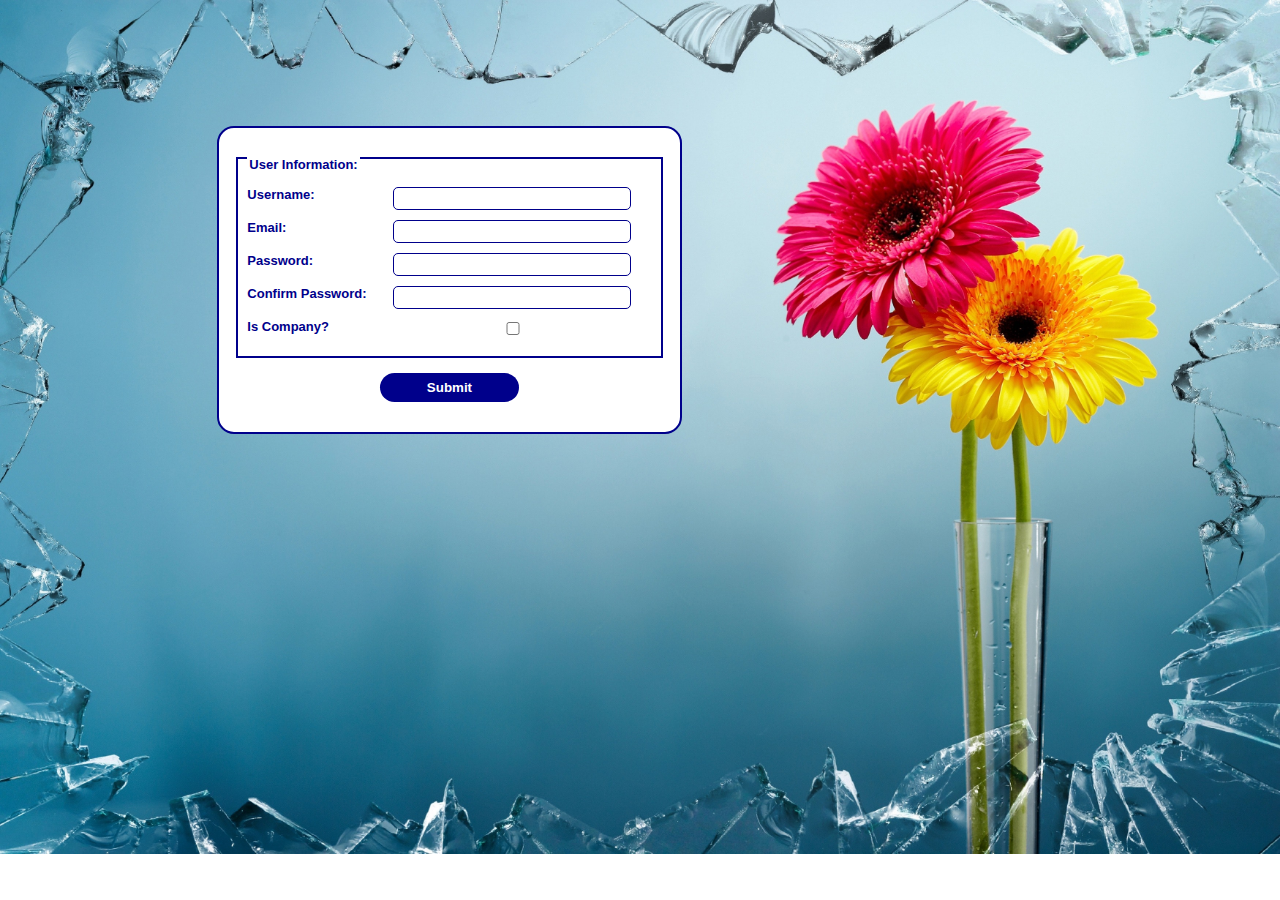
<file: 02. JS Advanced/05. JQuery - Exercise/03. Form-Validation/index.html>
<!DOCTYPE html>
<html lang="en">
<head>
    <meta charset="UTF-8">
    <title>Form Validation</title>
    <link rel="stylesheet" href="style.css">
    <script
            src="https://code.jquery.com/jquery-3.4.1.min.js"
            integrity="sha256-CSXorXvZcTkaix6Yvo6HppcZGetbYMGWSFlBw8HfCJo="
            crossorigin="anonymous"></script>
</head>
<body>
<div id="wrapper">
    <form id="registerForm">
        <fieldset id="userInfo">
            <legend>User Information:</legend>
            <div class="pairContainer">
                <label for="username">Username:</label>
                <input id="username" type="text">
            </div>
            <div class="pairContainer">
                <label for="email">Email:</label>
                <input id="email" type="text">
            </div>
            <div class="pairContainer">
                <label for="password">Password:</label>
                <input id="password" type="password">
            </div>
            <div class="pairContainer">
                <label for="confirm-password">Confirm Password:</label>
                <input id="confirm-password" type="password">
            </div>
            <div class="pairContainer">
                <label for="company">Is Company?</label>
                <input id="company" type="checkbox">
            </div>
        </fieldset>
        <fieldset id="companyInfo" style="display: none;">
            <legend>Company Informaion:</legend>
            <div class="pairContainer">
                <label for="companyNumber">Company Number</label>
                <input id="companyNumber" type="number">
            </div>
        </fieldset>
        <button id="submit">Submit</button>
    </form>
    <div id="valid" style="display: none;">Valid</div>
</div>
<script src="form-validation.js"></script>
<script>
    $(validate());
    // window.onload = function () {
    //     validate();
    // }
</script>
</body>
</html>
</file>
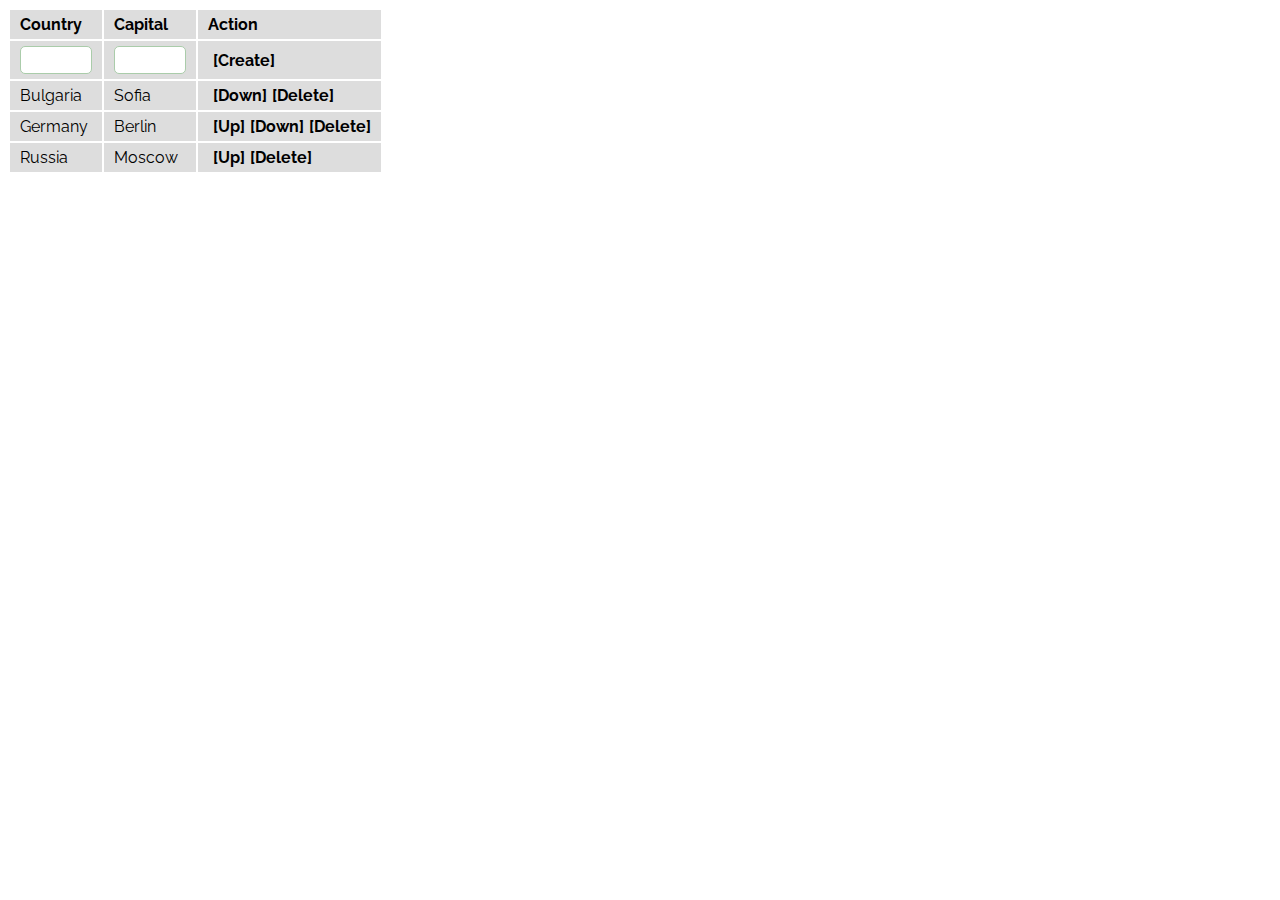
<file: 02. JS Advanced/05. JQuery/05. Countries Table/index.html>
<!DOCTYPE html>
<html lang="en">
<head>
    <meta charset="UTF-8">
    <title>Countries Table</title>

    <script src="https://code.jquery.com/jquery-3.1.1.min.js"></script>
    <script src="initialize-table.js"></script>
    <link rel="stylesheet" href="styles.css">
    <link href="https://fonts.googleapis.com/css?family=Raleway" rel="stylesheet">
</head>
<body>
<table id="countriesTable">
    <tr>
        <th>Country</th>
        <th>Capital</th>
        <th>Action</th>
    </tr>
    <tr>
        <td><input type="text" id="newCountryText" /></td>
        <td><input type="text" id="newCapitalText" /></td>
        <td><a href="#" id="createLink">[Create]</a></td>
    </tr>
</table>
<script>$(() => initializeTable())</script>
</body>
</html>
</file>
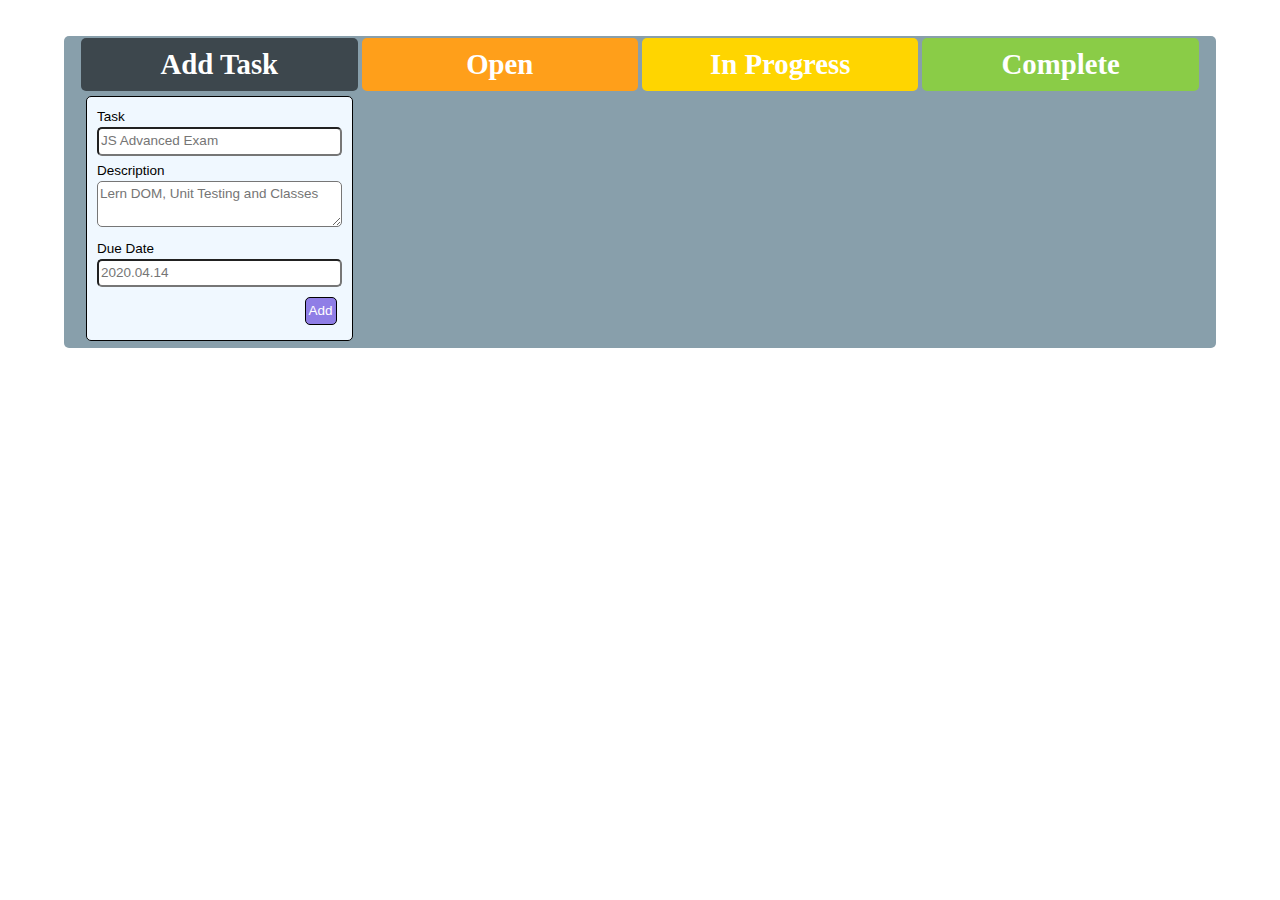
<file: Exams/01. JS Advanced Retake - 08 April 2020/01. Task Manager/index.html>
<!DOCTYPE html>
<html lang="en">

<head>
    <meta charset="UTF-8">
    <meta name="viewport" content="width=device-width, initial-scale=1.0">
    <link rel="stylesheet" href="./style.css">
    <script src="./app.js"></script>
    <script>window.addEventListener('DOMContentLoaded', () => {
            solve();
        });</script>
    <title>Document</title>
</head>

<body>
    <main>
        <div class="wrapper">
            <section>
                <div>
                    <h1 class="gray">Add Task</h1>
                </div>
                <div>
                    <form action="">
                        <label for="task">Task</label><br>
                        <input type="text" id="task" name="task" placeholder="JS Advanced Exam"><br>
                        <label for="description">Description</label><br>
                        <textarea id="description" placeholder="Lern DOM, Unit Testing and Classes"></textarea>
                        <label for="date">Due Date</label><br>
                        <input type="text" id="date" name="date" placeholder="2020.04.14"><br>
                        <button id="add">Add</button>
                    </form>
                </div>
            </section>

            <section>
                <div>
                    <h1 class="orange">Open</h1>
                </div>
                <div>
                    
                </div>
            </section>
            <section>
                <div>
                    <h1 class="yellow">In Progress</h1>
                </div>
                <div id="in-progress">
                    
                </div>
            </section>
            <section>
                <div>
                    <h1 class="green">Complete</h1>
                </div>
                <div>
                    
                </div>
            </section>
        </div>
    </main>
</body>

</html>
</file>
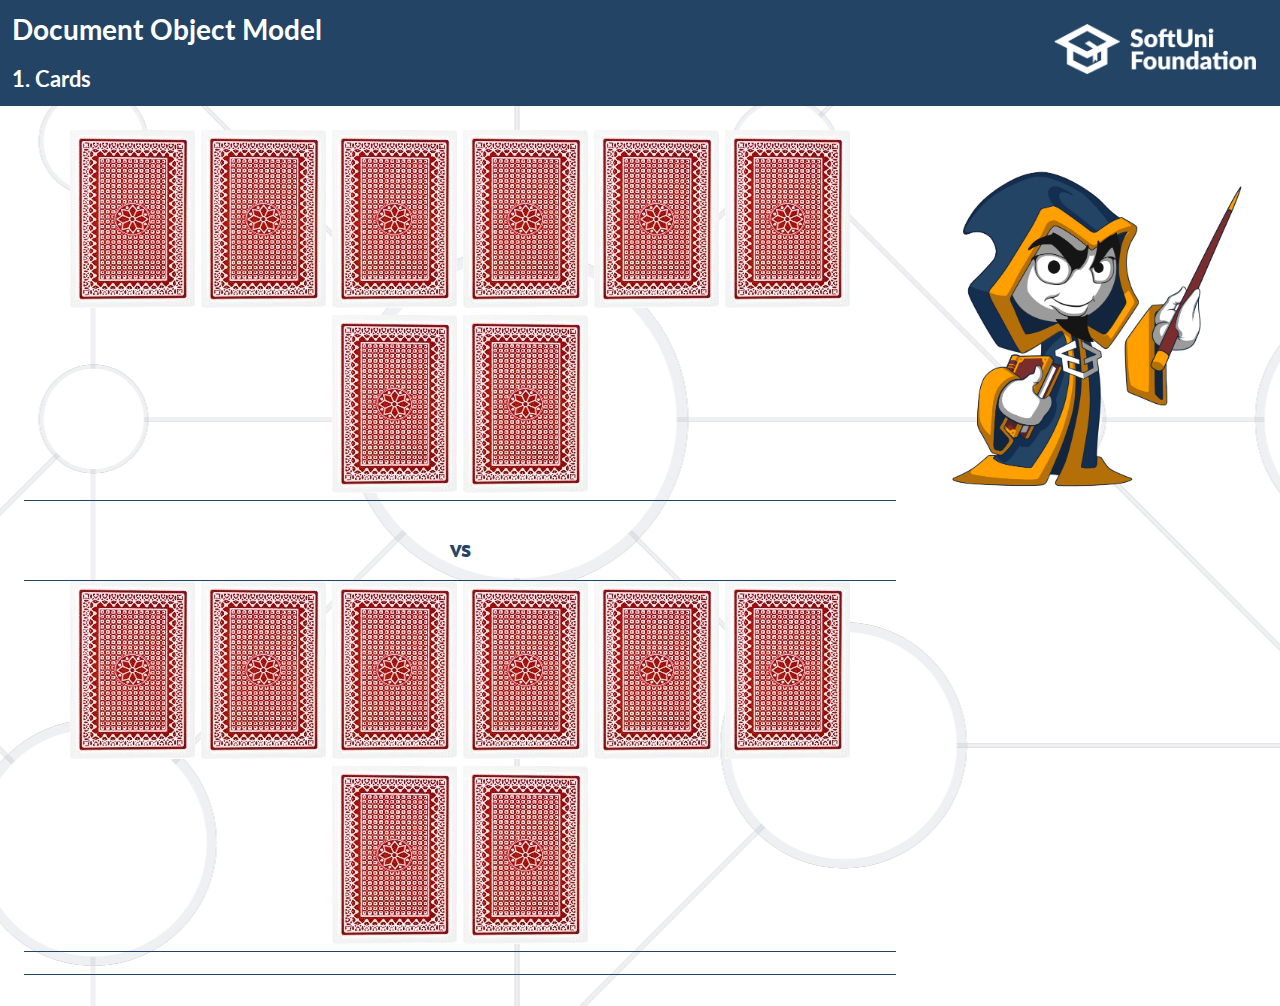
<file: 01. JS Fundamentals/02. DOM Exercises/01_Cards/template.html>
<!DOCTYPE html>
<html lang="en">

<head>
    <meta charset="UTF-8">

    <link rel="stylesheet" href="template.css">
    <title>Cards</title>
    <script src="solution.js"></script>
</head>

<body>
    <div id="container">
        <nav id="navigation">
            <div id="navigation-text">
                <p id="lecture-name">Document Object Model</p>
                <p id="problem-name">1. Cards</p>
            </div>
            <img id="logo-img" src="images/logo.png" alt="logo">
        </nav>
        <main id="main">

            <div id="exercise">
                <div id="player1Div">
                    <img src="images/card.jpg" name="2" />
                    <img src="images/card.jpg" name="15" />
                    <img src="images/card.jpg" name="4" />
                    <img src="images/card.jpg" name="12" />
                    <img src="images/card.jpg" name="6" />
                    <img src="images/card.jpg" name="10" />
                    <img src="images/card.jpg" name="8" />
                    <img src="images/card.jpg" name="9" />
                </div>

                <div id="result">
                    <span></span>
                    <span>vs</span>
                    <span></span>
                </div>

                <div id="player2Div">
                    <img src="images/card.jpg" name="10" />
                    <img src="images/card.jpg" name="14" />
                    <img src="images/card.jpg" name="9" />
                    <img src="images/card.jpg" name="7" />
                    <img src="images/card.jpg" name="11" />
                    <img src="images/card.jpg" name="5" />
                    <img src="images/card.jpg" name="13" />
                    <img src="images/card.jpg" name="3" />
                </div>

                <div id="history">

                </div>
            </div>

        <img id="softUni-person-img" src="images/wizard.png" alt="softUni-person">

        </main>


    </div>

    <script>
        solve()
    </script>
</body>

</html>
</file>
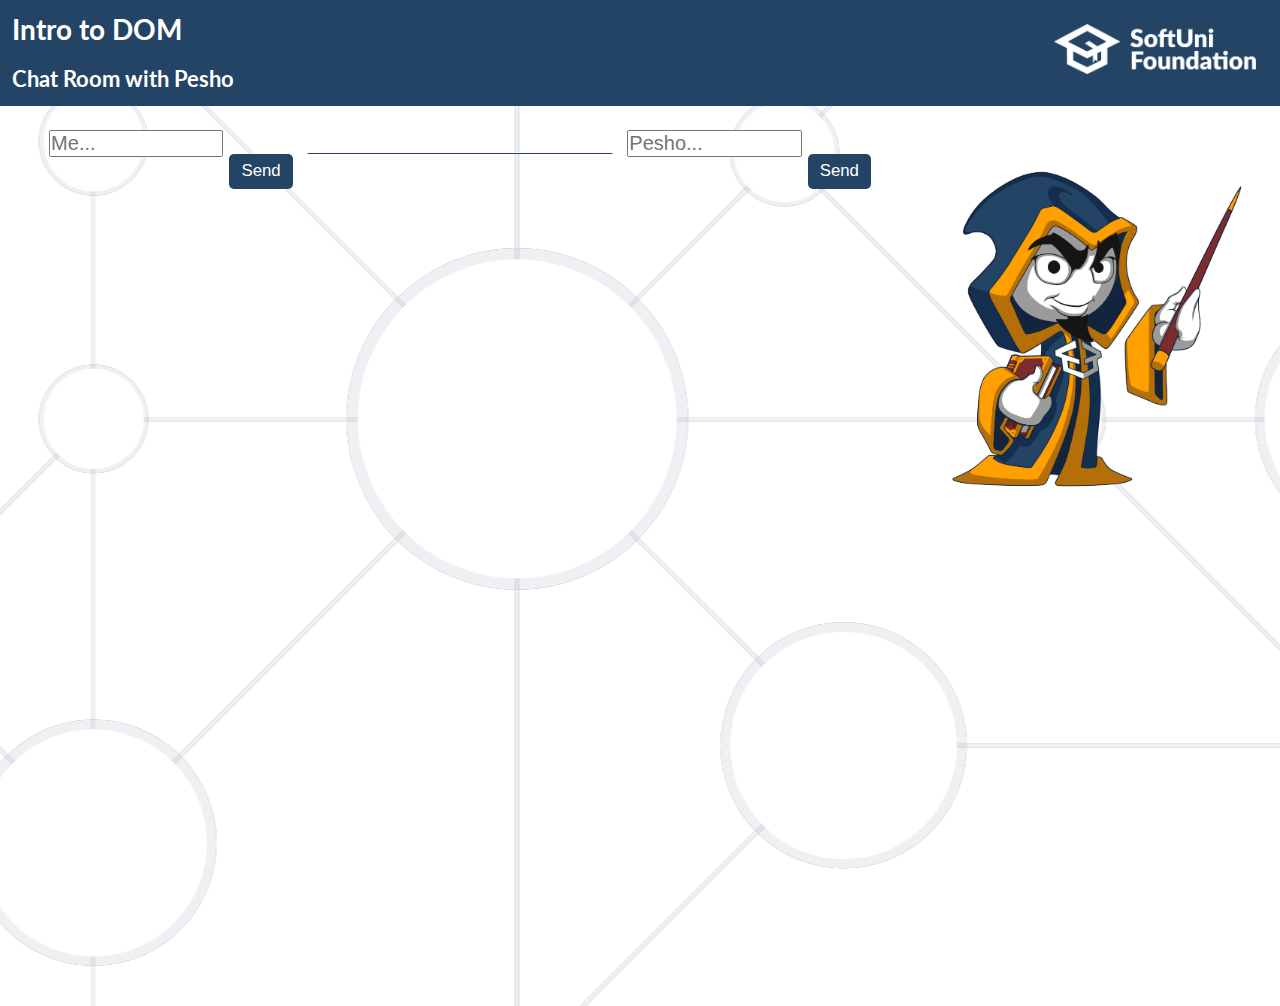
<file: 01. JS Fundamentals/02. DOM Exercises/02_Chat-Room-with-Pesho/template.html>
<!DOCTYPE html>
<html lang="en">

<head>
    <link rel="stylesheet" href="template.css">
    <title>Chat room with Pesho</title>
    <script src="./solution.js" ></script>
</head>

<body>
<div id="container">
    <nav id="navigation">
        <div id="navigation-text">
            <p id="lecture-name">Intro to DOM</p>
            <p id="problem-name">Chat Room with Pesho</p>
        </div>
        <img id="logo-img" src="images/logo.png" alt="logo">
    </nav>
    <main id="main">
        <div id="exercise">
            <input type="text" id="myChatBox" placeholder="Me..."/>
            <button name="myBtn">Send</button>
            <div id="chatChronology"></div>
            <input type="text" id="peshoChatBox" placeholder="Pesho..."/>
            <button name="peshoBtn">Send</button>
        </div>
        <img id="softUni-person-img" src="images/wizard.png" alt="softUni-person">
    </main>
</div>
<script>
	solve();
</script>
</body>

</html>
</file>
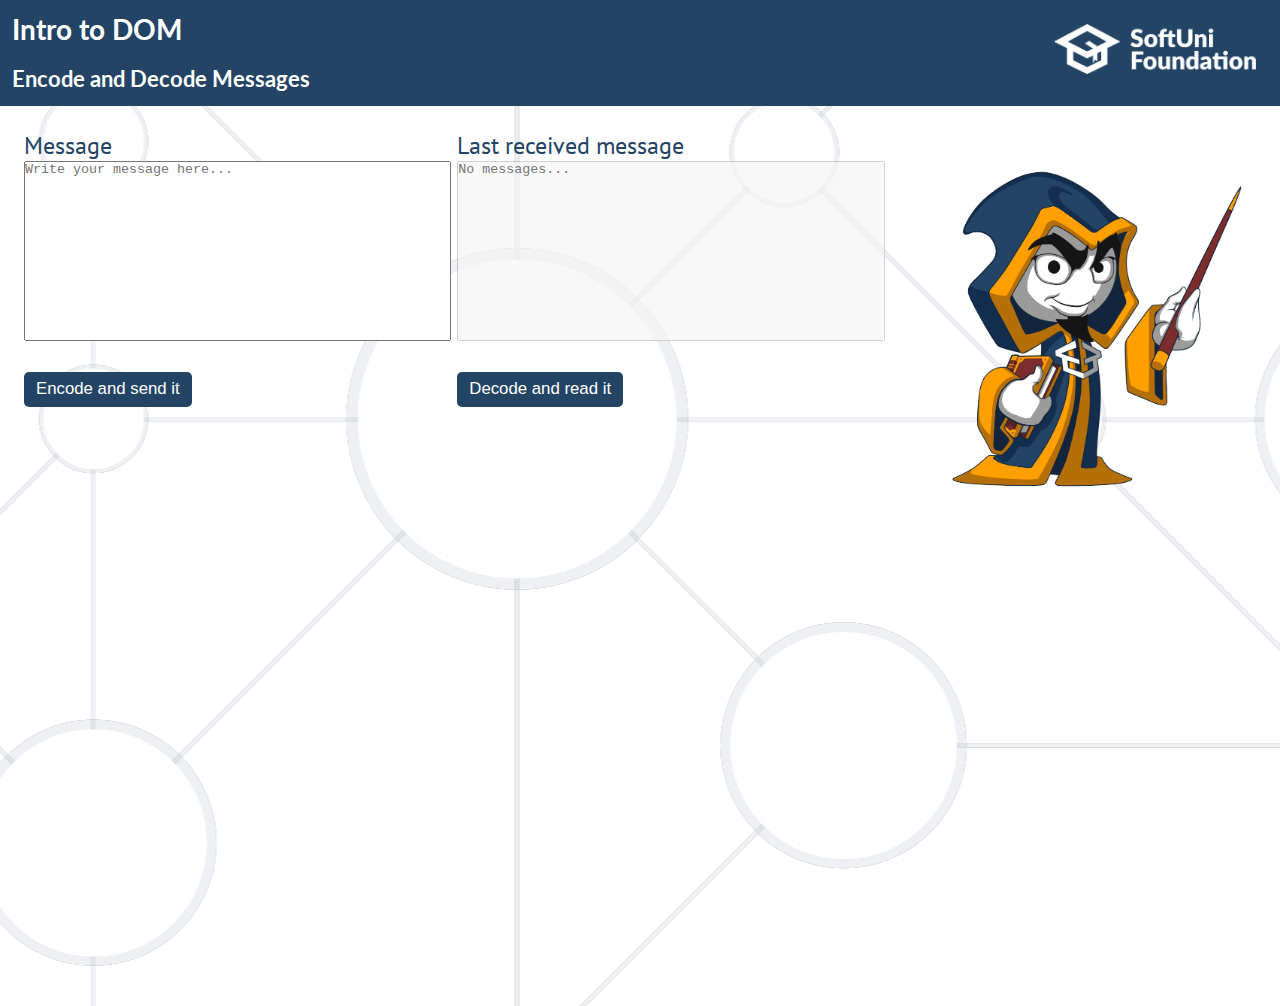
<file: 01. JS Fundamentals/02. DOM Exercises/03_Encode-and-Decode-Messages/template.html>
<!DOCTYPE html>
<html lang="en">

<head>
    <link rel="stylesheet" href="template.css">
    <title>Encode and Decode Messages</title>
    <script src="./solution.js"></script>
</head>

<body>
    <div id="container">
        <nav id="navigation">
            <div id="navigation-text">
                <p id="lecture-name">Intro to DOM</p>
                <p id="problem-name">Encode and Decode Messages</p>
            </div>
            <img id="logo-img" src="images/logo.png" alt="logo">
        </nav>
        <main id="main">
            <div id="exercise">
                <div>
					<p>Message</p>
					<textarea placeholder="Write your message here..."></textarea><br>
					<button>Encode and send it</button>
				</div>
				<div>
					<p>Last received message</p>
					<textarea disabled placeholder="No messages..."></textarea><br>
					<button>Decode and read it</button>
				</div>
            </div>
            <img id="softUni-person-img" src="images/wizard.png" alt="softUni-person">
        </main>
        
    </div>
    <script>
        solve();
    </script>
</body>

</html>
</file>
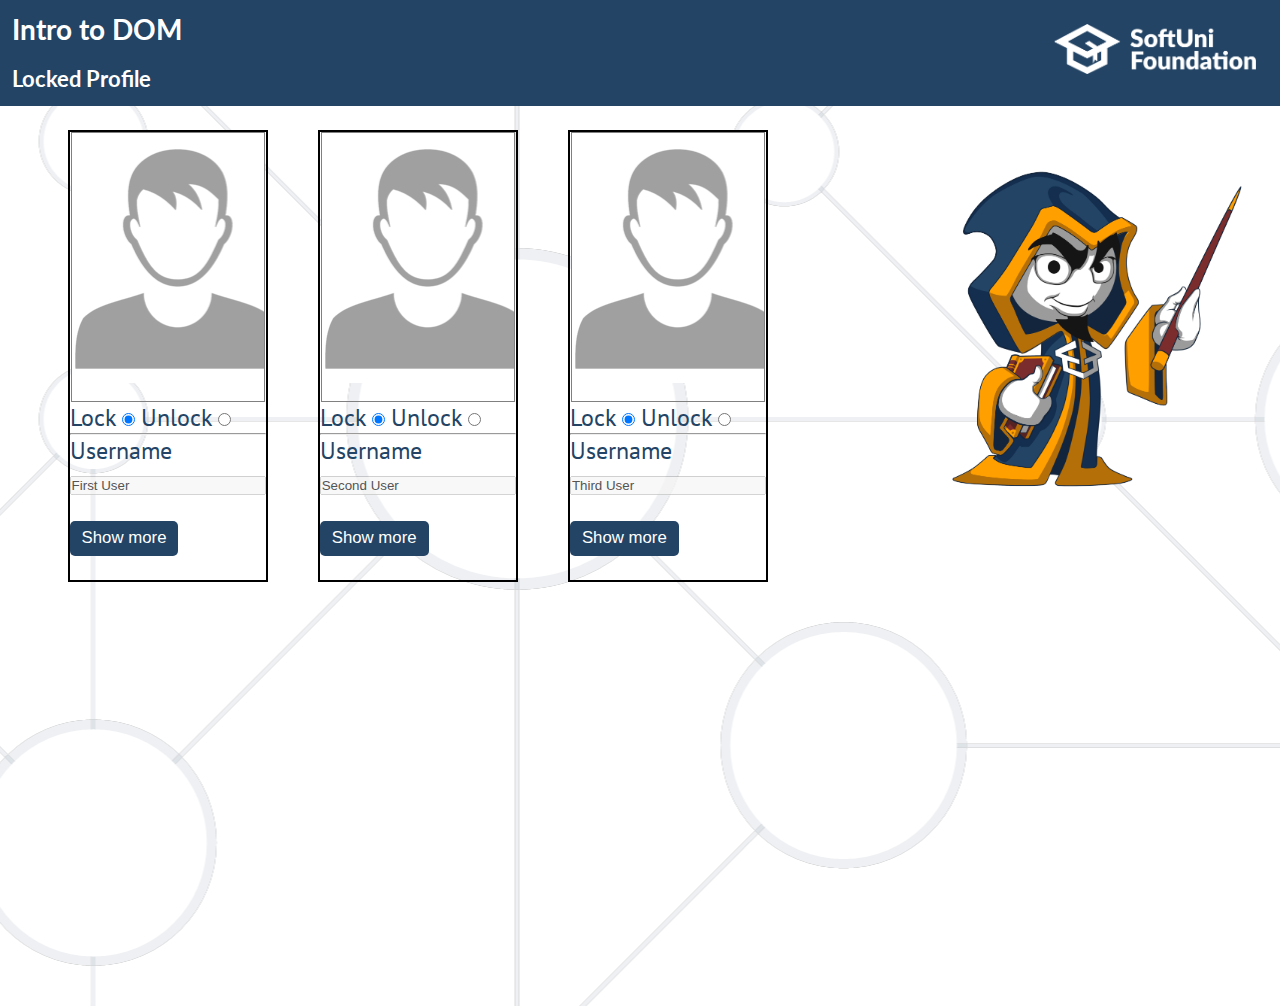
<file: 01. JS Fundamentals/02. DOM Exercises/04_Locked-Profile/template.html>
<!DOCTYPE html>
<html lang="en">

<head>
    <link rel="stylesheet" href="template.css">
	<title>Locked Profile</title>
	<script src="./solution.js"></script>
</head>

<body>
<div id="container">
    <nav id="navigation">

        <div id="navigation-text">
            <p id="lecture-name">Intro to DOM</p>
            <p id="problem-name">Locked Profile</p>
        </div>
        <img id="logo-img" src="images/logo.png" alt="logo">
    </nav>
    <main id="main">
        <div id="exercise">
			<div class="profile">
				<div class="userIcon"></div>
				<label>Lock</label>
				<input type="radio" name="user1Locked" value="lock" checked>
				<label>Unlock</label>
				<input type="radio" name="user1Locked" value="unlock"><br>
				<hr>
				<label>Username</label>
				<input type="text" name="user1Username" value="First User" disabled />
				<div id="user1HiddenFields">
				<hr>
				<label>Email:</label>
				<input type="email" name="user1Email" value="first@users.bg"  disabled/>
				<label>Age:</label>
				<input type="email" name="user1Age" value="18"  disabled/>
				</div>
				<button>Show more</button>
			</div>

			<div class="profile">
				<div class="userIcon"></div>
				<label>Lock</label>
				<input type="radio" name="user2Locked" value="lock" checked>
				<label>Unlock</label>
				<input type="radio" name="user2Locked" value="unlock"><br>
				<hr>
				<label>Username</label>
				<input type="text" name="user2Username" value="Second User" disabled />
				<div id="user2HiddenFields">
					<hr>
					<label>Email:</label>
					<input type="email" name="user2Email" value="second@users.bg"  disabled/>
					<label>Age:</label>
					<input type="email" name="user2Age" value="25"  disabled/>
				</div>
				<button>Show more</button>
			</div>

			<div class="profile">
				<div class="userIcon"></div>
				<label>Lock</label>
				<input type="radio" name="user3Locked" value="lock" checked>
				<label>Unlock</label>
				<input type="radio" name="user3Locked" value="unlock"><br>
				<hr>
				<label>Username</label>
				<input type="text" name="user3Username" value="Third User" disabled readonly/>
				<div id="user3HiddenFields">
					<hr>
					<label>Email:</label>
					<input type="email" name="user3Email" value="third@users.bg" disabled readonly/>
					<label>Age:</label>
					<input type="email" name="user3Age" value="23" disabled readonly/>
				</div>
				<button>Show more</button>
			</div>
        </div>
        <img id="softUni-person-img" src="images/wizard.png" alt="softUni-person">
    </main>
</div>
<script>
	solve();
</script>
</body>

</html>
</file>
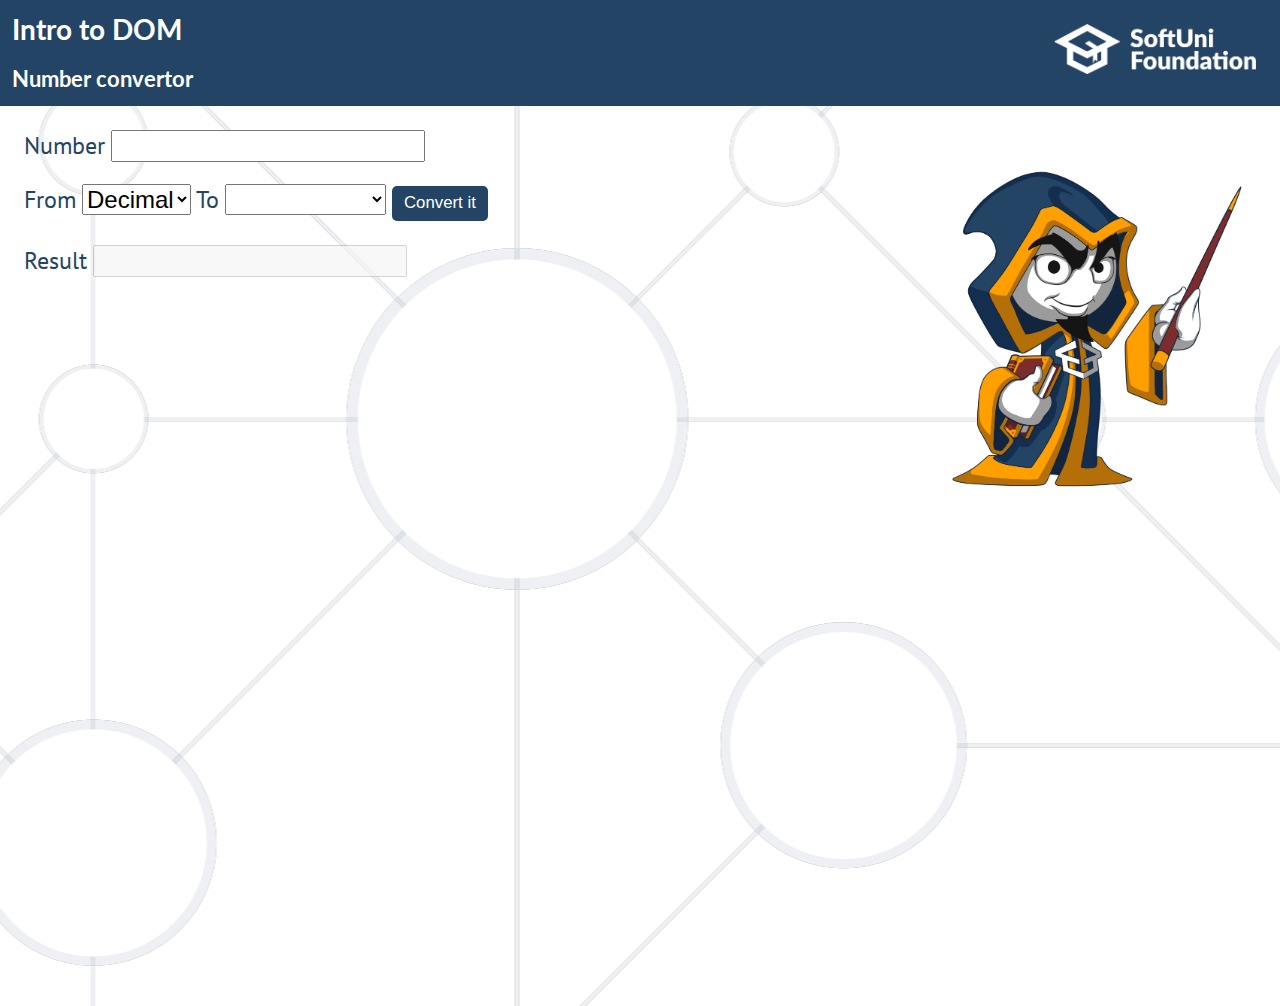
<file: 01. JS Fundamentals/02. DOM Exercises/05_Number-Convertor/template.html>
<!DOCTYPE html>
<html lang="en">

<head>
    <link rel="stylesheet" href="template.css">
    <title>Number Convertor</title>
    <script src="./solution.js" ></script>
</head>

<body>
<div id="container">
    <nav id="navigation">
        <div id="navigation-text">
            <p id="lecture-name">Intro to DOM</p>
            <p id="problem-name">Number convertor</p>
        </div>
        <img id="logo-img" src="images/logo.png" alt="logo">
    </nav>
    <main id="main">
        <div id="exercise">
			<div id="menus">
				<label for="input">Number</label>
				<input type="number" id="input" /><br>
				<label for="selectMenuFrom">From</label>
				<select id="selectMenuFrom">
					<option selected value="decimal">Decimal</option>
				</select>
				<label for="selectMenuTo">To</label>
				<select id="selectMenuTo">
					<option selected value=""></option>
				</select>
				<button>Convert it</button>
			</div>
			<div>
				<label for="result">Result</label>
				<input type="text" name="output" id="result" disabled readonly />
			</div>
        </div>
        <img id="softUni-person-img" src="images/wizard.png" alt="softUni-person">
    </main>
    
</div>
<script>
	solve();
</script>
</body>

</html>
</file>
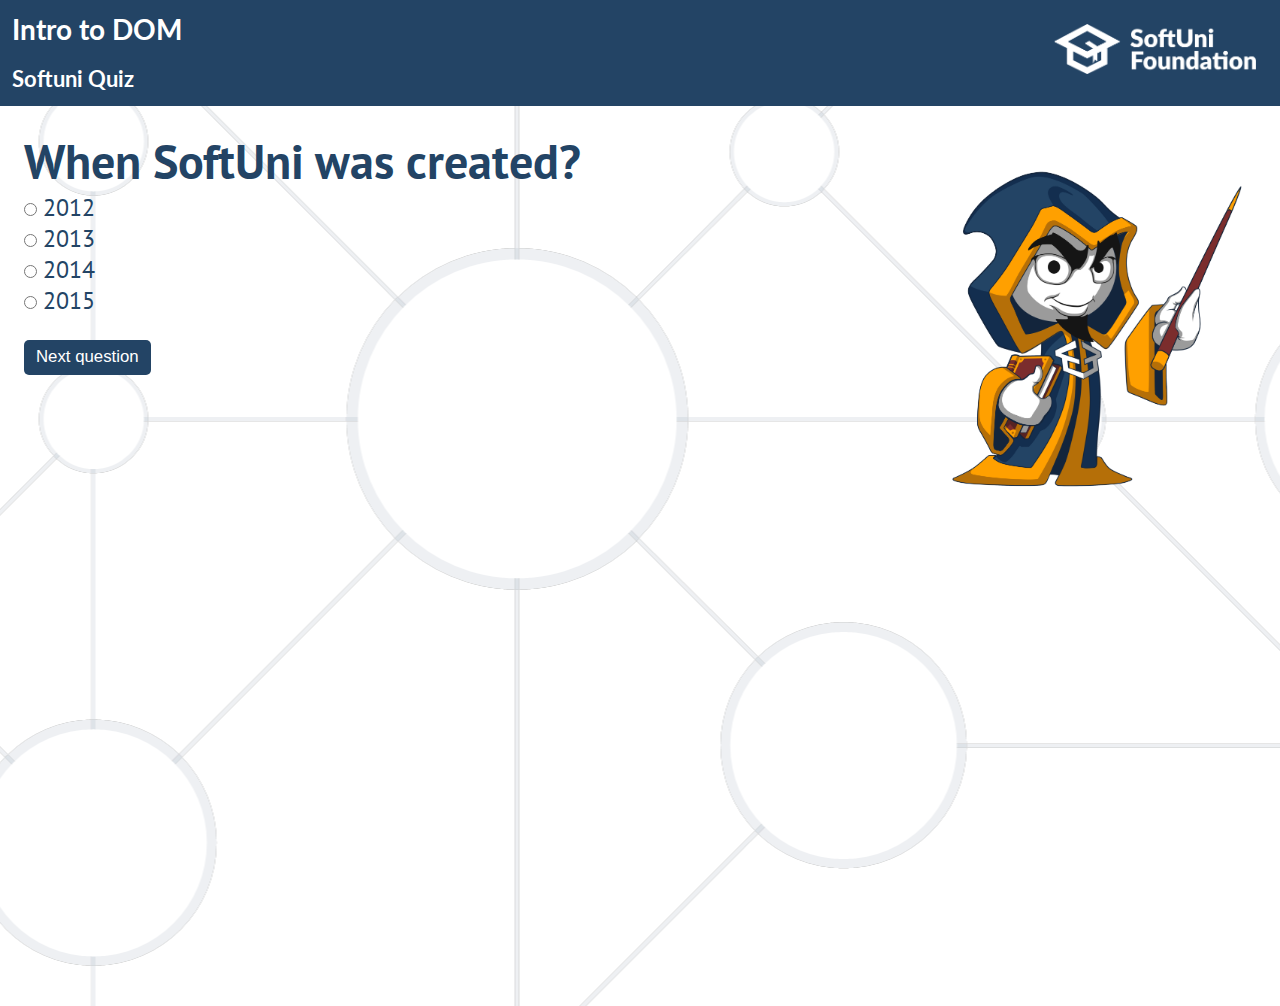
<file: 01. JS Fundamentals/02. DOM Exercises/06_SoftUni-Quizz/template.html>
<!DOCTYPE html>
<html lang="en">

<head>
    <link rel="stylesheet" href="template.css">
    <title>Problem name</title>
    <script src="./solution.js" ></script>
</head>

<body>
<div id="container">
    <nav id="navigation">
        <div id="navigation-text">
            <p id="lecture-name">Intro to DOM</p>
            <p id="problem-name">Softuni Quiz</p>
        </div>
        <img id="logo-img" src="images/logo.png" alt="logo">
    </nav>
    <main id="main">
        <div id="exercise">
			 <section>
        <h1>When SoftUni was created?</h1>
            <input type="radio" name="softUniYear" value="2012">
            <label>2012</label><br>
            <input type="radio" name="softUniYear" value="2013">
            <label>2013</label><br>
            <input type="radio" name="softUniYear" value="2014">
            <label>2014</label><br>
            <input type="radio" name="softUniYear" value="2015">
            <label>2015</label><br>
            <button>Next question</button>
    </section>
    <section class="hidden">
        <h1>Which is the most popular name in the SoftUni?</h1>
        <input type="radio" name="popularName" value="Pencho">
        <label>Pencho</label><br>
        <input type="radio" name="popularName" value="Pako">
        <label>Pako</label><br>
        <input type="radio" name="popularName" value="Pesho">
        <label>Pesho</label><br>
        <input type="radio" name="popularName" value="Penka">
        <label>Penka</label><br>
        <button>Next question</button>
    </section>
    <section class="hidden">
        <h1>Which of the following names is the founder of the SoftUni?</h1>
        <input type="radio" name="softUniFounder" value="Pesho">
        <label>Pesho</label><br>
        <input type="radio" name="softUniFounder" value="Stamat">
        <label>Stamat</label><br>
        <input type="radio" name="softUniFounder" value="Gosho">
        <label>Gosho</label><br>
        <input type="radio" name="softUniFounder" value="Nakov">
        <label>Nakov</label><br>
        <button>Get the results</button>
        <div id="result"></div>
    </section>
        </div>
        <img id="softUni-person-img" src="images/wizard.png" alt="softUni-person">
    </main>

</div>
<script>
	solve();
</script>
</body>

</html>
</file>
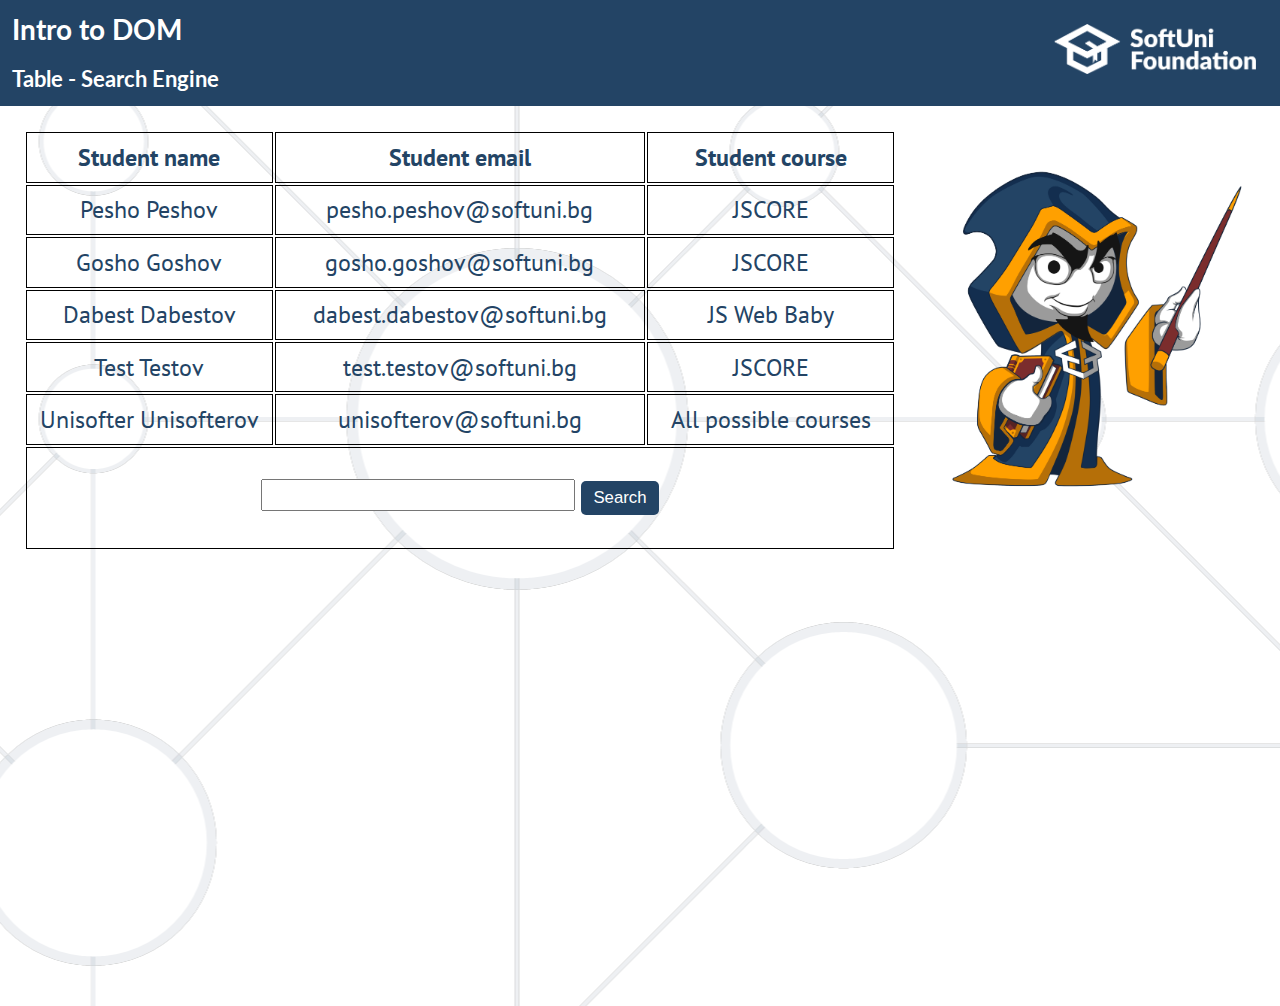
<file: 01. JS Fundamentals/02. DOM Exercises/07_Table-Search-Engine/template.html>
<!DOCTYPE html>
<html lang="en">

<head>
    <link rel="stylesheet" href="template.css">
    <title>Table - Search Engine</title>
    <script src="./solution.js"></script>
</head>

<body>
<div id="container">
    <nav id="navigation">
        <div id="navigation-text">
            <p id="lecture-name">Intro to DOM</p>
            <p id="problem-name">Table - Search Engine</p>
        </div>
        <img id="logo-img" src="images/logo.png" alt="logo">
    </nav>
    <main id="main">
        <div id="exercise">
			<table>
            <thead>
                <tr>
                    <th>Student name</th>
                    <th>Student email</th>
                    <th>Student course</th>
                </tr>
            </thead>
            <tfoot>
                <tr>
                    <td colspan="3">
                        <input type="text" id="searchField" />
                        <button type="button" id="searchBtn">Search</button>
                    </td>
                </tr>
            </tfoot>
            <tbody>
                <tr>
                    <td>Pesho Peshov</td>
                    <td>pesho.peshov@softuni.bg</td>
                    <td>JSCORE</td>
                </tr>
                <tr>
                    <td>Gosho Goshov</td>
                    <td>gosho.goshov@softuni.bg</td>
                    <td>JSCORE</td>
                </tr>
                <tr>
                    <td>Dabest Dabestov</td>
                    <td>dabest.dabestov@softuni.bg</td>
                    <td>JS Web Baby</td>
                </tr>
                <tr>
                    <td>Test Testov</td>
                    <td>test.testov@softuni.bg</td>
                    <td>JSCORE</td>
                </tr>
                <tr>
                    <td>Unisofter Unisofterov</td>
                    <td>unisofterov@softuni.bg</td>
                    <td>All possible courses</td>
                </tr>
            </tbody>
        </table>
        <div id="result"></div>
        </div>
        <img id="softUni-person-img" src="images/wizard.png" alt="softUni-person">
    </main>
   
</div>
<script>
	solve();
</script>
</body>

</html>
</file>
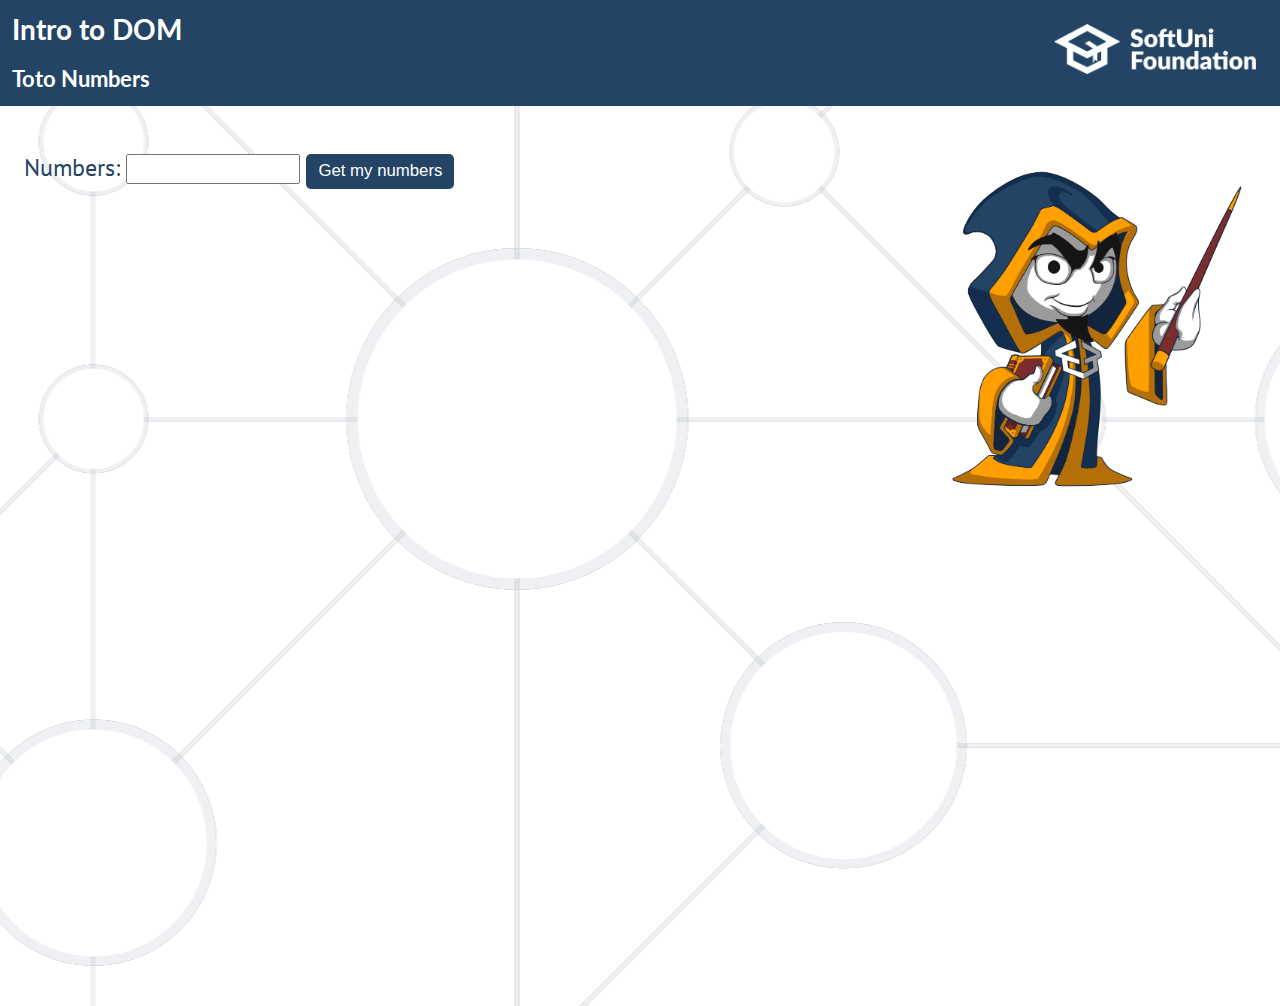
<file: 01. JS Fundamentals/02. DOM Exercises/08_Toto-Numbers/template.html>
<!DOCTYPE html>
<html lang="en">

<head>
    <link rel="stylesheet" href="template.css">
    <title>Toto Numbers</title>
    <script src="./solution.js" ></script>
</head>

<body>
<div id="container">
    <nav id="navigation">
        <div id="navigation-text">
            <p id="lecture-name">Intro to DOM</p>
            <p id="problem-name">Toto Numbers</p>
        </div>
        <img id="logo-img" src="images/logo.png" alt="logo">
    </nav>
    <main id="main">
        <div id="exercise">
			<div id="myNumbers">
				<label>Numbers: </label>
				<input type="text"/>
				<button>Get my numbers</button>
			</div>
			<div id="allNumbers"></div>
        </div>
        <img id="softUni-person-img" src="images/wizard.png" alt="softUni-person">
    </main>
   
</div>
<script>
	solve();
</script>
</body>

</html>
</file>
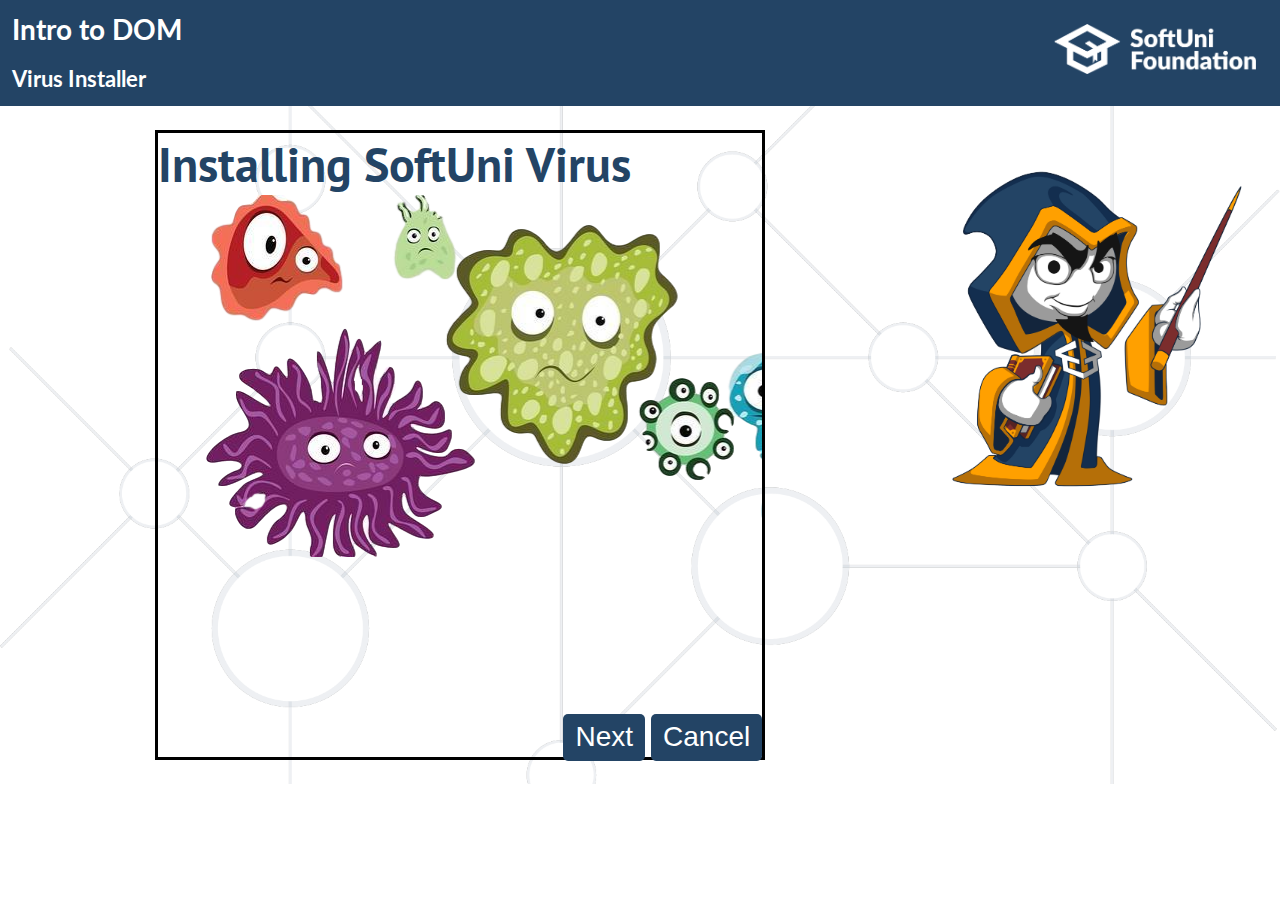
<file: 01. JS Fundamentals/02. DOM Exercises/09_Virus-Installer/template.html>
<!DOCTYPE html>
<html lang="en">

<head>
    <link rel="stylesheet" href="template.css">
    <title>Virus Installer</title>
    <script src="./solution.js"></script>
</head>

<body>
<div id="container">
    <nav id="navigation">
        <div id="navigation-text">
            <p id="lecture-name">Intro to DOM</p>
            <p id="problem-name">Virus Installer</p>
        </div>
        <img id="logo-img" src="images/logo.png" alt="logo">
    </nav>
    <main id="main">
        <div id="exercise">
            <section>
                <h1>Installing SoftUni Virus</h1>
                <div id="content">
                    <div id="firstStep">
                        <h2>License agreement</h2>
                        <label>I Agree</label>
                        <input type="radio" value="agree" name="license"/><br>
                        <label>I Disagree</label>
                        <input type="radio" value="disagree" name="license" checked/>
                        <p>By agreeing to our terms of use of the virus, you agree to give us access to all your
                            personal data.Click -> I Agree to continue...</p>
                    </div>
                    <div id="secondStep">
                        <h2>Wait a 3 seconds, until the virus infect all files on your PC.</h2>
                    </div>
                    <div id="thirdStep">
                        <h2>Everything finished successfully!</h2>
                        <p>Now your PC is completely infected with SoftUni Virus. ENJOY!</p>
                    </div>
                </div>
                <div id="buttons">
                    <button>Next</button>
                    <button>Cancel</button>
                </div>
            </section>
        </div>
        <img id="softUni-person-img" src="images/wizard.png" alt="softUni-person">
    </main>

</div>
<script>
    solve();
</script>
</body>

</html>
</file>
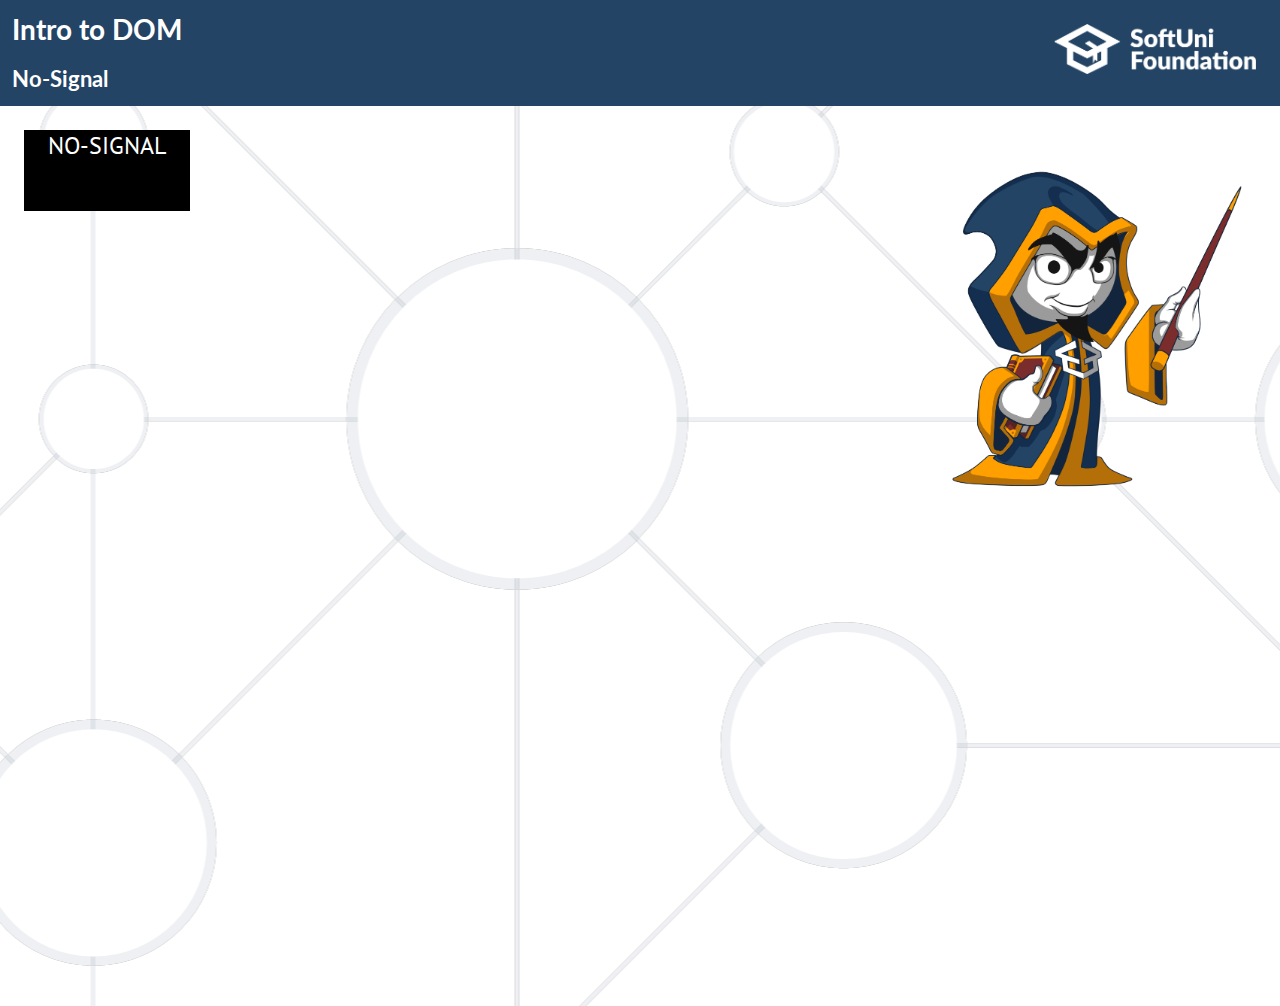
<file: 01. JS Fundamentals/02. DOM Exercises/10_No-Signal/template.html>
<!DOCTYPE html>
<html lang="en">

<head>
    <link rel="stylesheet" href="template.css">
    <title>No-Signal</title>
    <script src="./solution.js"></script>
</head>

<body>
<div id="container">
    <nav id="navigation">
        <div id="navigation-text">
            <p id="lecture-name">Intro to DOM</p>
            <p id="problem-name">No-Signal</p>
        </div>
        <img id="logo-img" src="images/logo.png" alt="logo">
    </nav>
    <main id="main">
        <div id="exercise">
			<div>NO-SIGNAL</div>
        </div>
        <img id="softUni-person-img" src="images/wizard.png" alt="softUni-person">
    </main>
    
</div>
<script>
	solve();
</script>
</body>

</html>
</file>
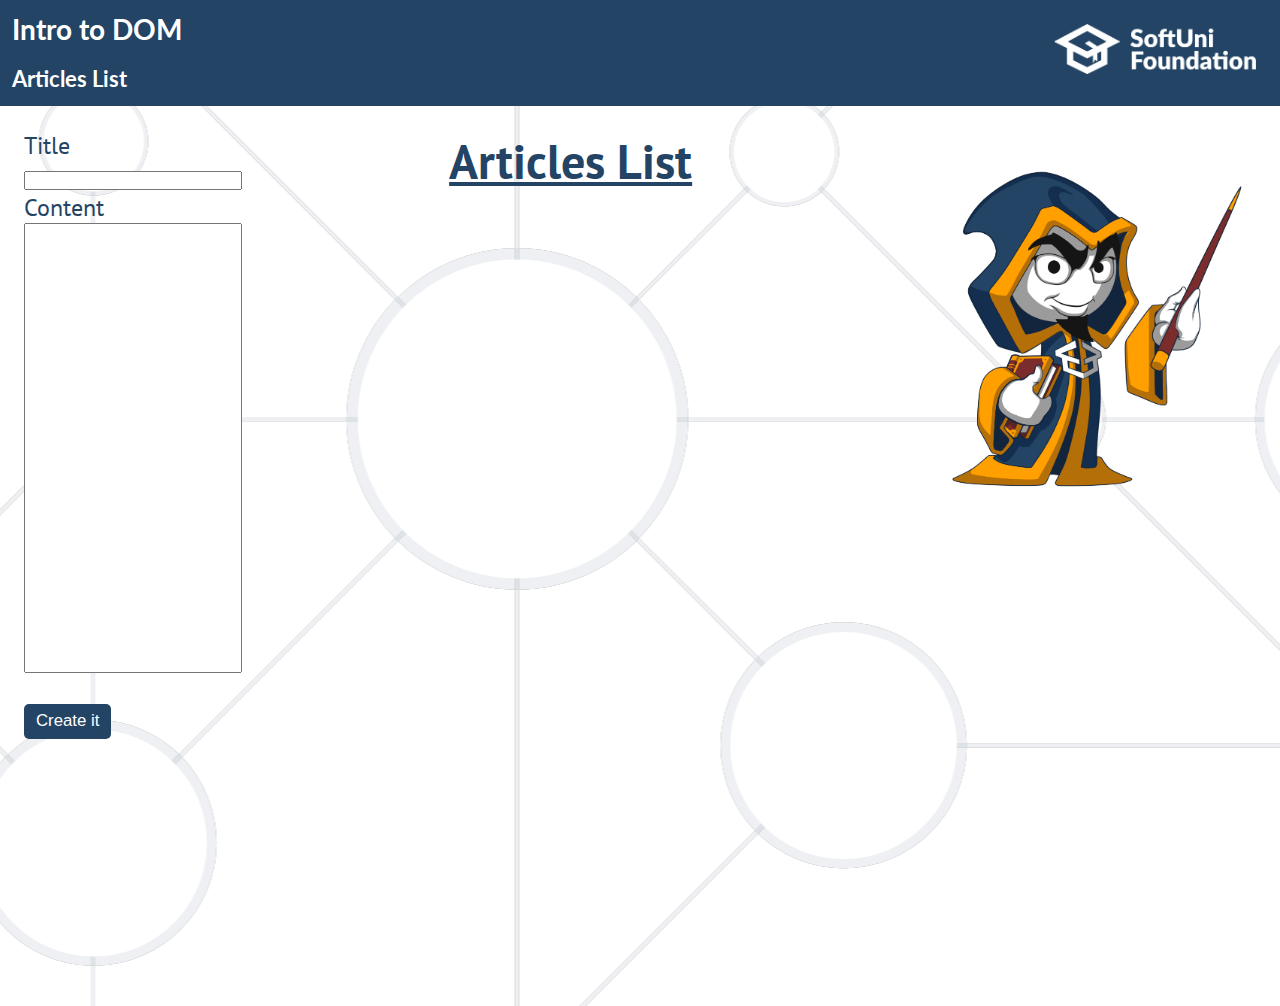
<file: 01. JS Fundamentals/02. DOM/01_Articles-List/template.html>
<!DOCTYPE html>
<html lang="en">

<head>
    <link rel="stylesheet" href="template.css">
    <title>Articles List</title>
    <script src="solution.js"></script>
</head>

<body>
    <div id="container">
        <nav id="navigation">
            <div id="navigation-text">
                <p id="lecture-name">Intro to DOM</p>
                <p id="problem-name">Articles List</p>
            </div>
            <img id="logo-img" src="images/logo.png" alt="logo">
        </nav>
        <main id="main">
            <div id="exercise">
                <div id="createArticle">
                    <label for="createTitle">Title</label>
                    <input id="createTitle" /><br>
                    <label for="createContent">Content</label><br>
                    <textarea id="createContent"></textarea><br>
                    <button onclick="solve()">Create it</button>
                </div>
                <section id="articles">
                    <h1>Articles List</h1>
                </section>
            </div>
            <img id="softUni-person-img" src="images/wizard.png" alt="softUni-person">
        </main>

    </div>
</body>

</html>
</file>
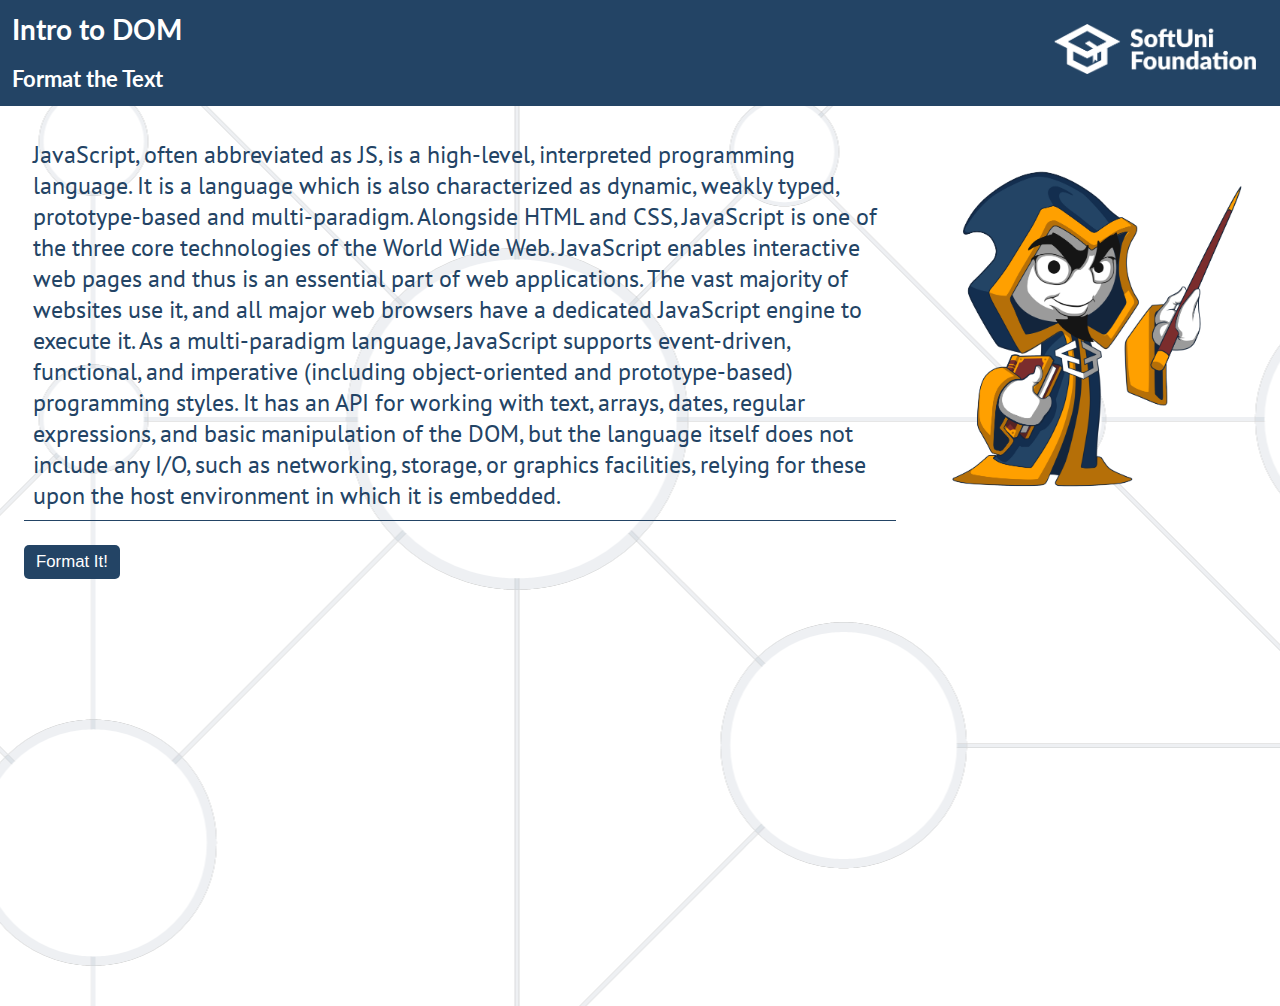
<file: 01. JS Fundamentals/02. DOM/02_Format-the-Text/template.html>
<!DOCTYPE html>
<html lang="en">

<head>
    <link rel="stylesheet" href="template.css">
    <script src="solution.js"></script>
    <title>Format the text</title>

</head>

<body>
    <div id="container">
        <nav id="navigation">
            <div id="navigation-text">
                <p id="lecture-name">Intro to DOM</p>
                <p id="problem-name">Format the Text</p>
            </div>
            <img id="logo-img" src="images/logo.png" alt="logo">
        </nav>
        <main id="main">
            <div id="exercise">
                <p id="input">JavaScript, often abbreviated as JS, is a high-level, interpreted programming language.
                    It is a language which is also characterized as dynamic, weakly typed, prototype-based and
                    multi-paradigm. Alongside HTML and CSS, JavaScript is one of the three core technologies of the
                    World Wide Web. JavaScript enables interactive web pages and thus is an essential part of web
                    applications. The vast majority of websites use it, and all major web browsers have a dedicated
                    JavaScript engine to execute it. As a multi-paradigm language, JavaScript supports event-driven,
                    functional, and imperative (including object-oriented and prototype-based) programming styles. It
                    has an API for working with text, arrays, dates, regular expressions, and basic manipulation of the
                    DOM, but the language itself does not include any I/O, such as networking, storage, or graphics
                    facilities, relying for these upon the host environment in which it is embedded.</p>
                <button onclick="solve()">Format It!</button>
                <div id="output"></div>
            </div>
            <img id="softUni-person-img" src="images/wizard.png" alt="softUni-person">
        </main>

    </div>

</body>

</html>
</file>
<file: 02. JS Advanced/05. JQuery - Exercise/03. Form-Validation/style.css>
#wrapper {
    margin: 10% auto;
    width: 67%;
    font-family: "Arial", sans-serif;
    font-size: 13px;
}

body {
    background-image: url(images/background.jpg);
    background-size: cover;
    background-repeat: no-repeat;
}

form {
    box-sizing: border-box;
    background: white;
    width: 55%;
    border-radius: 17px;
    padding: 15px;
}

#userInfo, form, #companyInfo {
    border: 2px solid darkblue;
}

.pairContainer {
    width: 95%;
    display: table;
    margin: 10px 0;
}

input {
    float: right;
    width: 60%;
    border-radius: 5px;
    border: 1px solid darkblue;
    padding: 3px;
    outline: none;
}

label, legend {
    color: darkblue;
    font-weight: bold;
    padding-top: 14px;
}

#submit {
    box-sizing: border-box;
    font-weight: bold;
    color: white;
    width: 32%;
    border: none;
    display: block;
    background: darkblue;
    padding: 7px;
    margin: 15px auto;
    outline: none;
    border-radius: 17px;
    cursor: pointer;
}

#submit:hover {
    color: white;
    background: #0000ee;
}

#valid {
    margin-top: 30px;
    border-radius: 15px;
    box-sizing: border-box;
    width: 55%;
    padding: 5px;
    color: white;
    border: 2px solid lime;
    background: lime;
    text-align: center;
    font-weight: bold;
    text-transform: uppercase;
}
</file>
<file: 02. JS Advanced/05. JQuery/05. Countries Table/styles.css>
body {
    font-family: 'Raleway', sans-serif;
}

td, th {
    background: #DDD;
    padding: 5px 10px;
    text-align: left;
}

input[type='text'] {
    width: 60px;
    border-radius: 5px;
    border: 1px solid #aca;
    outline: none;
    padding: 5px;
    font-family: 'Raleway', sans-serif;
}

a {
    margin-left: 5px;
    color: black;
    text-decoration: none;
    font-weight: bold;
    /*opacity: 0.6;*/
    position: relative;
    transition: opacity 0.2s ease-in-out 0s;
}

a:before {
    content: "";
    position: absolute;
    bottom: -2px;
    width: 100%;
    height: 2px;
    z-index: 10;
    background-color: #aca;
    transform: scaleX(0);
    transition: all 0.2s ease-in-out 0s;
}

a:hover:before {
    transform: scaleX(1);
}

a:hover {
    cursor: pointer;
    opacity: 1;
}
</file>
<file: Exams/01. JS Advanced Retake - 08 April 2020/01. Task Manager/style.css>
* {
    padding: 0;
    margin: 0;
}

html {
    box-sizing: border-box;
    font: 18px/1.5 Verdana, sans-serif;
}

*, *:before, *:after {
    box-sizing: inherit;
}

body, form, input, textarea, option, select, button, section, article {
    font: inherit;
}

h1, h2, h3, h4, h5, h6 {
    font-family: Georgia, serif;
}

h1 {
    font-size: 1.6em;
    padding: 5px;
    text-align: center;
    border-radius: 5px;
    color: white;
}

h2 {
    font-size: 1.4em;
}

h3 {
    font-size: 0.75em;
    padding: 5px;
    text-align: center;
    text-decoration: underline;
}

p {
    font-size: 0.55em;
    margin: 5px;
    text-align: center;
}

p+p {
    margin-top: 1rem;
}

section {
    display: flex;
    flex-flow: column;
    flex-wrap: wrap;
    max-width: 24%;
    flex-basis: 30%;
    flex-shrink: 0;
    flex-grow: 1;
    margin: 2px;
}

article {
    margin: 5px;
    padding: 5px;
    border: 1px solid black;
    border-radius: 5px;
    min-height: 10%;
    background-color: aliceblue;
    font-size: 1.2em;
}

form {
    margin: 5px;
    padding: 10px;
    border: 1px solid black;
    border-radius: 5px;
    min-height: 10%;
    background-color: aliceblue;
    font-size: 0.75em;
}

input, textarea {
    width: 100%;
    padding: 2px;
    border-radius: 5px;
    margin-bottom: 5px;
}

button {
    padding: 3px;
    margin: 5px;
    border: 1px solid black;
    border-radius: 5px;
    font-size: 0.75rem;
}

form button {
    display: block;
    margin-left: auto;
    background-color: #8f7ee6;
    color: white;
}

.wrapper {
    display: flex;
    justify-content: center;
    margin: 2rem auto 0;
    border-radius: 5px;
    width: 90%;
    background-color: #889fab;
}

.gray {
    background-color: #3d474d;
}

.orange {
    background-color: #ff9f1a;
}

.yellow {
    background-color: #ffd500;
}

.green {
    background-color: #8acc47;
    color: white;
}

.red {
    background-color: #d93651;
    color: white;
}

.flex {
    display: flex;
    justify-content: space-between;
}
</file>
<file: 01. JS Fundamentals/02. DOM Exercises/01_Cards/template.css>
@import url('https://fonts.googleapis.com/css?family=Lato');
@import url('https://fonts.googleapis.com/css?family=PT+Sans');

* {
    margin: 0;
    padding: 0;
    box-sizing: border-box;
}

html {
    font-family: "PT sans", sans-serif;
    font-size: 24px;
    color: #234465;
}

body {
    display: flex;
    flex-direction: column;
    margin: 0;
    min-height: 100vh;
    flex-wrap: wrap;
}

#main {
    background: url(images/background.png) no-repeat center center;
    height: 100vh;
}

#navigation {
    background: #234465;
    display: inline-block;
    padding: 0.5rem;
    width: 100%;
}

#navigation-text {
    display: inline-block;
}

#lecture-name,
#problem-name {
    font-family: "Lato", sans-serif;
    color: white;
    font-weight: bold;
}

#lecture-name {
    font-size: 28px;
    margin-bottom: 0.8rem;
}

#problem-name {
    font-size: 22px;
    color: white;
}

#logo-img {
    width: 17%;
    float: right;
    padding: 0.5rem 0.5rem 0 0;
}

#softUni-person-img {
    width: 30%;
    padding: 0;
}

#exercise {
    width: 70%;
    float: left;
    padding: 1rem 0 1rem 1rem;
}

main:after {
    display: block;
    content: '';
    clear: both;
}

input[type="button"],
button {
    padding: 0.3rem 0.5rem;
    font-size: 0.7em;
    margin: 1rem 0 1rem 0;
    border: none;
    color: white;
    background: #234465;
    border-radius: 5px;
    outline: none;
}


#chatChronology {
    display: inline-block;
    width: 35%;
    border: 1px solid white;
    margin-left: 1%;
    margin-right: 1%;
}


input,
button {
    vertical-align: top;
}

input {
    width: 20%;
    font-size: 20px;
}

#exercise {
    margin: 0 auto;
    text-align: center;
	
}


#exercise p {
    border-bottom: 1px solid white;
    word-wrap: break-word;
}

#exercise span {
    font-size: 24px;
    color: #234465;
    font-weight: bold;
}

#exercise div {
    border-bottom: 1px solid #234465;
}

.cards {
    width: 60%;
    float: left;
    padding: 3rem;
}

#result {
    text-align: center;
}

#result:nth-child(2), #history {
    font-size: 44px;
    padding: 11px;
    font-weight: bold;
}
</file>
<file: 01. JS Fundamentals/02. DOM Exercises/02_Chat-Room-with-Pesho/template.css>
@import url('https://fonts.googleapis.com/css?family=Lato');
@import url('https://fonts.googleapis.com/css?family=PT+Sans');
*{
    margin: 0;
    padding: 0;
    box-sizing: border-box;
}
html{
    font-family: "PT sans", sans-serif;
    font-size: 24px;
    color: #234465;
}
body{
    display: flex;
    flex-direction: column;
    margin: 0;
    min-height: 100vh;
    flex-wrap: wrap;
}
#main{   
    background: url(images/background.png) no-repeat center center;
    height: 100vh;  
}
#navigation{
    background: #234465;
    display: inline-block;
    padding: 0.5rem;
	width: 100%;
}
#navigation-text{
    display: inline-block;
}
#lecture-name, #problem-name{
    font-family: "Lato", sans-serif;
    color: white;
    font-weight: bold;
}
#lecture-name{    
    font-size: 28px;    
    margin-bottom: 0.8rem;    
}
#problem-name{    
    font-size: 22px;
    color: white;    
}
#logo-img{
    width: 17%;
    float: right;
    padding: 0.5rem 0.5rem 0 0;
}
#softUni-person-img{
    width: 30%;
    padding: 0;
    float: left;    
}
#exercise{   
    width: 70%;
    float: left;
    padding: 1rem 0 1rem 1rem;
}
main:after{
    display: block;
    content:'';
    clear: both;
}

input[type="button"], button{
    padding: 0.3rem 0.5rem;
    font-size: 0.7em;
    margin: 1rem 0 1rem 0;
    border: none;
    color: white;
    background: #234465;
    border-radius: 5px;
    outline: none;
}


#chatChronology{
    display: inline-block;
    width: 35%;
    border: 1px solid white;
	margin-left: 1%;
	margin-right: 1%;
}


input, button{
    vertical-align: top;
}

input{
    width: 20%;
    font-size: 20px;
}

#exercise{
    margin: 0 auto;
    text-align: center;
}


#exercise p{
    border-bottom:1px solid white;
    word-wrap: break-word;
}

#exercise span{
    font-size: 24px;
    color: #234465;
    font-weight: bold;
}

#exercise div{
    border-bottom: 1px solid #234465;
}
</file>
<file: 01. JS Fundamentals/02. DOM Exercises/03_Encode-and-Decode-Messages/template.css>
@import url('https://fonts.googleapis.com/css?family=Lato');
@import url('https://fonts.googleapis.com/css?family=PT+Sans');
*{
    margin: 0;
    padding: 0;
    box-sizing: border-box;
}
html{
    font-family: "PT sans", sans-serif;
    font-size: 24px;
    color: #234465;
}
body{
    display: flex;
    flex-direction: column;
    margin: 0;
    min-height: 100vh;
    flex-wrap: wrap;
}
#main{   
    background: url(images/background.png) no-repeat center center;
    height: 100vh;
}
#navigation{
    background: #234465;
    display: inline-block;
    padding: 0.5rem;
	width: 100%;
}
#navigation-text{
    display: inline-block;
}
#lecture-name, #problem-name{
    font-family: "Lato", sans-serif;
    color: white;
    font-weight: bold;
}
#lecture-name{    
    font-size: 28px;    
    margin-bottom: 0.8rem;    
}
#problem-name{    
    font-size: 22px;
    color: white;    
}
#logo-img{
    width: 17%;
    float: right;
    padding: 0.5rem 0.5rem 0 0;
}
#softUni-person-img{
    width: 30%;
    padding: 0;
    float: left;    
}
#exercise{   
    width: 70%;
    float: left;
    padding: 1rem 0 1rem 1rem;
}
main:after{
    display: block;
    content:'';
    clear: both;
}

input[type="button"], button{
    padding: 0.3rem 0.5rem;
    font-size: 0.7em;
    margin: 1rem 0 1rem 0;
    border: none;
    color: white;
    background: #234465;
    border-radius: 5px;
    outline: none;
}

textarea{
    width: 100%;
    height: 20vh;
    resize: none;
}

#exercise div{
	display: inline-block;
	width: 49%;
}
</file>
<file: 01. JS Fundamentals/02. DOM Exercises/04_Locked-Profile/template.css>
@import url('https://fonts.googleapis.com/css?family=Lato');
@import url('https://fonts.googleapis.com/css?family=PT+Sans');
*{
    margin: 0;
    padding: 0;
    box-sizing: border-box;
}
html{
    font-family: "PT sans", sans-serif;
    font-size: 24px;
    color: #234465;
}
body{
    display: flex;
    flex-direction: column;
    margin: 0;
    min-height: 100vh;
    flex-wrap: wrap;
}
#main{   
    background: url(images/background.png) no-repeat center center;
    height: 100vh;
}
#navigation{
    background: #234465;
    display: inline-block;
    padding: 0.5rem;
	width: 100%;
}
#navigation-text{
    display: inline-block;
}
#lecture-name, #problem-name{
    font-family: "Lato", sans-serif;
    color: white;
    font-weight: bold;
}
#lecture-name{    
    font-size: 28px;    
    margin-bottom: 0.8rem;    
}
#problem-name{    
    font-size: 22px;
    color: white;    
}
#logo-img{
    width: 17%;
    float: right;
    padding: 0.5rem 0.5rem 0 0;
}
#softUni-person-img{
    width: 30%;
    padding: 0;
    float: left;    
}
#exercise{   
    width: 70%;
    float: left;
    padding: 1rem 0 1rem 1rem;
}
main:after{
    display: block;
    content:'';
    clear: both;
}

input[type="button"], button{
    padding: 0.3rem 0.5rem;
    font-size: 0.7em;
    margin: 1rem 0 1rem 0;
    border: none;
    color: white;
    background: #234465;
    border-radius: 5px;
    outline: none;
}

.profile{
    border:2px solid black;
    display: inline-block;
    margin-left: 5%;
    width: 23%;
    vertical-align: top;
}

.userIcon{
    background-image: url("images/iconProfile2.png");
    background-repeat: no-repeat;
    width: 99%;
    height: 30vh;
    border:1px solid grey;
    margin: 0 auto;
}

input[name="user3Username"], input[name="user2Username"], input[name="user1Username"]{
    display: inline-block;
    width: 100%;
}

#user1HiddenFields input, #user2HiddenFields input, #user3HiddenFields input{
	width: 100%;
}

#user1HiddenFields, #user2HiddenFields, #user3HiddenFields{
    display: none;
}
</file>
<file: 01. JS Fundamentals/02. DOM Exercises/05_Number-Convertor/template.css>
@import url('https://fonts.googleapis.com/css?family=Lato');
@import url('https://fonts.googleapis.com/css?family=PT+Sans');
*{
    margin: 0;
    padding: 0;
    box-sizing: border-box;
}
html{
    font-family: "PT sans", sans-serif;
    font-size: 24px;
    color: #234465;
}
body{
    display: flex;
    flex-direction: column;
    margin: 0;
    min-height: 100vh;
    flex-wrap: wrap;
}
#main{   
    background: url(images/background.png) no-repeat center center;
    height: 100vh; 
}
#navigation{
    background: #234465;
    display: inline-block;
    padding: 0.5rem;
    width: 100%;
}
#navigation-text{
    display: inline-block;
}
#lecture-name, #problem-name{
    font-family: "Lato", sans-serif;
    color: white;
    font-weight: bold;
}
#lecture-name{    
    font-size: 28px;    
    margin-bottom: 0.8rem;    
}
#problem-name{    
    font-size: 22px;
    color: white;    
}
#logo-img{
    width: 17%;
    float: right;
    padding: 0.5rem 0.5rem 0 0;
}
#softUni-person-img{
    width: 30%;
    padding: 0;
    float: left;    
}
#exercise{   
    width: 70%;
    float: left;
    padding: 1rem 0 1rem 1rem;
}
main:after{
    display: block;
    content:'';
    clear: both;
}

input[type="button"], button{
    padding: 0.3rem 0.5rem;
    font-size: 0.7em;
    margin: 1rem 0 1rem 0;
    border: none;
    color: white;
    background: #234465;
    border-radius: 5px;
    outline: none;
}

input, select{
	font-size: 1.0em;
}
</file>
<file: 01. JS Fundamentals/02. DOM Exercises/06_SoftUni-Quizz/template.css>
@import url('https://fonts.googleapis.com/css?family=Lato');
@import url('https://fonts.googleapis.com/css?family=PT+Sans');
*{
    margin: 0;
    padding: 0;
    box-sizing: border-box;
}
html{
    font-family: "PT sans", sans-serif;
    font-size: 24px;
    color: #234465;
}
body{
    display: flex;
    flex-direction: column;
    margin: 0;
    min-height: 100vh;
    flex-wrap: wrap;
}
#main{   
    background: url(images/background.png) no-repeat center center;
    height: 100vh;
}
#navigation{
    background: #234465;
    display: inline-block;
    padding: 0.5rem;
	width: 100%;
}
#navigation-text{
    display: inline-block;
}
#lecture-name, #problem-name{
    font-family: "Lato", sans-serif;
    color: white;
    font-weight: bold;
}
#lecture-name{    
    font-size: 28px;    
    margin-bottom: 0.8rem;    
}
#problem-name{    
    font-size: 22px;
    color: white;    
}
#logo-img{
    width: 17%;
    float: right;
    padding: 0.5rem 0.5rem 0 0;
}
#softUni-person-img{
    width: 30%;
    padding: 0;
    float: left;    
}
#exercise{   
    width: 70%;
    float: left;
    padding: 1rem 0 1rem 1rem;
}
main:after{
    display: block;
    content:'';
    clear: both;
}

input[type="button"], button{
    padding: 0.3rem 0.5rem;
    font-size: 0.7em;
    margin: 1rem 0 1rem 0;
    border: none;
    color: white;
    background: #234465;
    border-radius: 5px;
    outline: none;
}

.hidden{
    display: none;
}

input{
    color: red;
}

#result{
    font-size: 48px;
    color: green;
}
</file>
<file: 01. JS Fundamentals/02. DOM Exercises/07_Table-Search-Engine/template.css>
@import url('https://fonts.googleapis.com/css?family=Lato');
@import url('https://fonts.googleapis.com/css?family=PT+Sans');
*{
    margin: 0;
    padding: 0;
    box-sizing: border-box;
}
html{
    font-family: "PT sans", sans-serif;
    font-size: 24px;
    color: #234465;
}
body{
    display: flex;
    flex-direction: column;
    margin: 0;
    min-height: 100vh;
    flex-wrap: wrap;
}
#main{   
    background: url(images/background.png) no-repeat center center;
    height: 100vh;
}
#navigation{
    background: #234465;
    display: inline-block;
    padding: 0.5rem;
	width: 100%;
}
#navigation-text{
    display: inline-block;
}
#lecture-name, #problem-name{
    font-family: "Lato", sans-serif;
    color: white;
    font-weight: bold;
}
#lecture-name{    
    font-size: 28px;    
    margin-bottom: 0.8rem;    
}
#problem-name{    
    font-size: 22px;
    color: white;    
}
#logo-img{
    width: 17%;
    float: right;
    padding: 0.5rem 0.5rem 0 0;
}
#softUni-person-img{
    width: 30%;
    padding: 0;
    float: left;    
}
#exercise{   
    width: 70%;
    float: left;
    padding: 1rem 0 1rem 1rem;
}
main:after{
    display: block;
    content:'';
    clear: both;
}

input[type="button"], button{
    padding: 0.3rem 0.5rem;
    font-size: 0.7em;
    margin: 1rem 0 1rem 0;
    border: none;
    color: white;
    background: #234465;
    border-radius: 5px;
    outline: none;
}

th, td{
    border:1px solid black;
    padding: 1%;
    width: 20%;
}

table{
    text-align: center;
}

.select{
	background-color: green;
	color: white;
}

table input{
	font-size: 24px;
	color: #234465;
}
</file>
<file: 01. JS Fundamentals/02. DOM Exercises/08_Toto-Numbers/template.css>
@import url('https://fonts.googleapis.com/css?family=Lato');
@import url('https://fonts.googleapis.com/css?family=PT+Sans');
*{
    margin: 0;
    padding: 0;
    box-sizing: border-box;
}
html{
    font-family: "PT sans", sans-serif;
    font-size: 24px;
    color: #234465;
}
body{
    display: flex;
    flex-direction: column;
    margin: 0;
    min-height: 100vh;
    flex-wrap: wrap;
}
#main{   
    background: url(images/background.png) no-repeat center center;
    height: 100vh;  
}
#navigation{
    background: #234465;
    display: inline-block;
    padding: 0.5rem;
    width: 100%;
}
#navigation-text{
    display: inline-block;
}
#lecture-name, #problem-name{
    font-family: "Lato", sans-serif;
    color: white;
    font-weight: bold;
}
#lecture-name{    
    font-size: 28px;    
    margin-bottom: 0.8rem;    
}
#problem-name{    
    font-size: 22px;
    color: white;    
}
#logo-img{
    width: 17%;
    float: right;
    padding: 0.5rem 0.5rem 0 0;
}
#softUni-person-img{
    width: 30%;
    padding: 0;
    float: left;    
}
#exercise{   
    width: 70%;
    float: left;
    padding: 1rem 0 1rem 1rem;
}
main:after{
    display: block;
    content:'';
    clear: both;
}

input[type="button"], button{
    padding: 0.3rem 0.5rem;
    font-size: 0.7em;
    margin: 1rem 0 1rem 0;
    border: none;
    color: white;
    background: #234465;
    border-radius: 5px;
    outline: none;
}

#allNumbers{
    width: 50%;
}

#myNumbers input{
	width: 20%;
	font-size: 0.9em;
}

.numbers{
    width: 10%;
    height: 5vh;
    display: inline-block;
    border: 1px solid black;
    margin: 1%;
    border-radius: 40%;
    text-align: center;
}
</file>
<file: 01. JS Fundamentals/02. DOM Exercises/09_Virus-Installer/template.css>
@import url('https://fonts.googleapis.com/css?family=Lato');
@import url('https://fonts.googleapis.com/css?family=PT+Sans');
*{
    margin: 0;
    padding: 0;
    box-sizing: border-box;
}
html{
    font-family: "PT sans", sans-serif;
    font-size: 24px;
    color: #234465;
}
body{
    display: flex;
    flex-direction: column;
    margin: 0;
    min-height: 100vh;
    flex-wrap: wrap;
}
#main{   
    background: url(images/background.png) no-repeat center center;
    background-size: cover;  
}
#navigation{
    background: #234465;
    display: inline-block;
    padding: 0.5rem;
}
#navigation-text{
    display: inline-block;
}
#lecture-name, #problem-name{
    font-family: "Lato", sans-serif;
    color: white;
    font-weight: bold;
}
#lecture-name{    
    font-size: 28px;    
    margin-bottom: 0.8rem;    
}
#problem-name{    
    font-size: 22px;
    color: white;    
}
#logo-img{
    width: 17%;
    float: right;
    padding: 0.5rem 0.5rem 0 0;
}
#softUni-person-img{
    width: 30%;
    padding: 0;
    float: left;    
}
#exercise{   
    width: 70%;
    float: left;
    padding: 1rem 0 1rem 1rem;
}
main:after{
    display: block;
    content:'';
    clear: both;
}
#footer{
    background: #234465;
    padding: 0.5rem;
    margin-top: auto;
}
#footer-text{
    color: white;
    text-align: center;
}
#check-judge{
    color: #FD9F00;
}
input[type="button"], button{
    padding: 0.3rem 0.5rem;
    font-size: 0.7em;
    margin: 1rem 0 1rem 0;
    border: none;
    color: white;
    background: #234465;
    border-radius: 5px;
    outline: none;
}


section{
    width: 70%;
    height: 70vh;
    border: 3px solid black;
    margin: 0 auto;
}

#content{
    width: 100%;
    height: 55vh;
    background-image: url("images/virus.png");
    background-repeat: no-repeat;
	
}

img{
    margin: 0 auto;
}


#buttons{
    width: 100%;
    height: 9.5vh;

    text-align: right;
}

#buttons button{
    font-size: 28px;
}

#firstStep, #secondStep, #thirdStep{
    display: none;
    padding-top: 10%;
    font-size: 24px;
}
</file>
<file: 01. JS Fundamentals/02. DOM Exercises/10_No-Signal/template.css>
@import url('https://fonts.googleapis.com/css?family=Lato');
@import url('https://fonts.googleapis.com/css?family=PT+Sans');
*{
    margin: 0;
    padding: 0;
    box-sizing: border-box;
}
html{
    font-family: "PT sans", sans-serif;
    font-size: 24px;
    color: #234465;
}
body{
    display: flex;
    flex-direction: column;
    margin: 0;
    min-height: 100vh;
    flex-wrap: wrap;
}
#main{   
    background: url(images/background.png) no-repeat center center;
    height: 100vh; 
}
#navigation{
    background: #234465;
    display: inline-block;
    padding: 0.5rem;
    width: 100%;
}
#navigation-text{
    display: inline-block;
}
#lecture-name, #problem-name{
    font-family: "Lato", sans-serif;
    color: white;
    font-weight: bold;
}
#lecture-name{    
    font-size: 28px;    
    margin-bottom: 0.8rem;    
}
#problem-name{    
    font-size: 22px;
    color: white;    
}
#logo-img{
    width: 17%;
    float: right;
    padding: 0.5rem 0.5rem 0 0;
}
#softUni-person-img{
    width: 30%;
    padding: 0;
    float: left;    
}
#exercise{   
    width: 70%;
    float: left;
    padding: 1rem 0 1rem 1rem;
}
main:after{
    display: block;
    content:'';
    clear: both;
}

input[type="button"], button{
    padding: 0.3rem 0.5rem;
    font-size: 0.7em;
    margin: 1rem 0 1rem 0;
    border: none;
    color: white;
    background: #234465;
    border-radius: 5px;
    outline: none;
}

#exercise div{
    width: 19%;
    height: 9vh;
    background: black;
	color: white;
    text-align: center;
}
</file>
<file: 01. JS Fundamentals/02. DOM/01_Articles-List/template.css>
@import url('https://fonts.googleapis.com/css?family=Lato');
@import url('https://fonts.googleapis.com/css?family=PT+Sans');
*{
    margin: 0;
    padding: 0;
    box-sizing: border-box;
}
html{
    font-family: "PT sans", sans-serif;
    font-size: 24px;
    color: #234465;
}
body{
    display: flex;
    flex-direction: column;
    margin: 0;
    min-height: 100vh;
    flex-wrap: wrap;
}
#main{   
    background: url(images/background.png) no-repeat center center;
    height: 100vh;  
}
#navigation{
    background: #234465;
    display: inline-block;
    padding: 0.5rem;
	width: 100%;
}
#navigation-text{
    display: inline-block;
}
#lecture-name, #problem-name{
    font-family: "Lato", sans-serif;
    color: white;
    font-weight: bold;
}
#lecture-name{    
    font-size: 28px;    
    margin-bottom: 0.8rem;    
}
#problem-name{    
    font-size: 22px;
    color: white;    
}
#logo-img{
    width: 17%;
    float: right;
    padding: 0.5rem 0.5rem 0 0;
}
#softUni-person-img{
    width: 30%;
    padding: 0;
    float: left;    
}
#exercise{   
    width: 70%;
    float: left;
    padding: 1rem 0 1rem 1rem;
}
main:after{
    display: block;
    content:'';
    clear: both;
}
#footer{
    background: #234465;
    padding: 0.5rem;
    margin-top: auto;
}
#footer-text{
    color: white;
    text-align: center;
}
#check-judge{
    color: #FD9F00;
}
input[type="button"]{
    padding: 0.3rem 0.5rem;
    font-size: 0.7em;
    margin: 1rem 0 1rem 0;
    border: none;
    color: white;
    background: #234465;
    border-radius: 5px;
    outline: none;
}

#articles, #createArticle{
	display: inline-block;
}

#articles{
	vertical-align: top;
	width: 74%;
}

#createArticle{
	width: 25%;
}

#createArticle input{
	width: 100%;
}

button{
	padding: 0.3rem 0.5rem;
    font-size: 0.7em;
    margin: 1rem 0 1rem 0;
    border: none;
    color: white;
    background: #234465;
    border-radius: 5px;
    outline: none;
}

textarea{
	width: 100%;
	height: 50vh;
	resize: none;
}

#articles h1{
	text-align: center;
	text-decoration: underline;
}

article{
	border-bottom: 2px solid #234465;
	font-style: italic;
	word-wrap: break-word;
	margin-left: 5%;
}
</file>
<file: 01. JS Fundamentals/02. DOM/02_Format-the-Text/template.css>
@import url('https://fonts.googleapis.com/css?family=Lato');
@import url('https://fonts.googleapis.com/css?family=PT+Sans');
*{
    margin: 0;
    padding: 0;
    box-sizing: border-box;
}
html{
    font-family: "PT sans", sans-serif;
    font-size: 24px;
    color: #234465;
}
body{
    display: flex;
    flex-direction: column;
    margin: 0;
    min-height: 100vh;
    flex-wrap: wrap;
}
#main{   
    background: url(images/background.png) no-repeat center center;
    height: 100vh;  
}
#navigation{
    background: #234465;
    display: inline-block;
    padding: 0.5rem;
	width: 100%;
}
#navigation-text{
    display: inline-block;
}
#lecture-name, #problem-name{
    font-family: "Lato", sans-serif;
    color: white;
    font-weight: bold;
}
#lecture-name{    
    font-size: 28px;    
    margin-bottom: 0.8rem;    
}
#problem-name{    
    font-size: 22px;
    color: white;    
}
#logo-img{
    width: 17%;
    float: right;
    padding: 0.5rem 0.5rem 0 0;
}
#softUni-person-img{
    width: 30%;
    padding: 0;
    float: left;    
}
#exercise{   
    width: 70%;
    float: left;
    padding: 1rem 0 1rem 1rem;
}
main:after{
    display: block;
    content:'';
    clear: both;
}
button{
    padding: 0.3rem 0.5rem;
    font-size: 0.7em;
    margin: 1rem 0 1rem 0;
    border: none;
    color: white;
    background: #234465;
    border-radius: 5px;
    outline: none;
}

#input{
	border-bottom:1px solid #234465;
	padding: 1%;
	word-wrap: break-word;
}

input[type="button"], button{
    padding: 0.3rem 0.5rem;
    font-size: 0.7em;
    margin: 1rem 0 1rem 0;
    border: none;
    color: white;
    background: #234465;
    border-radius: 5px;
    outline: none;
}

#output p, #input{
	border-bottom:1px solid #234465;
	padding: 1%;
	word-wrap: break-word;
}
</file>
